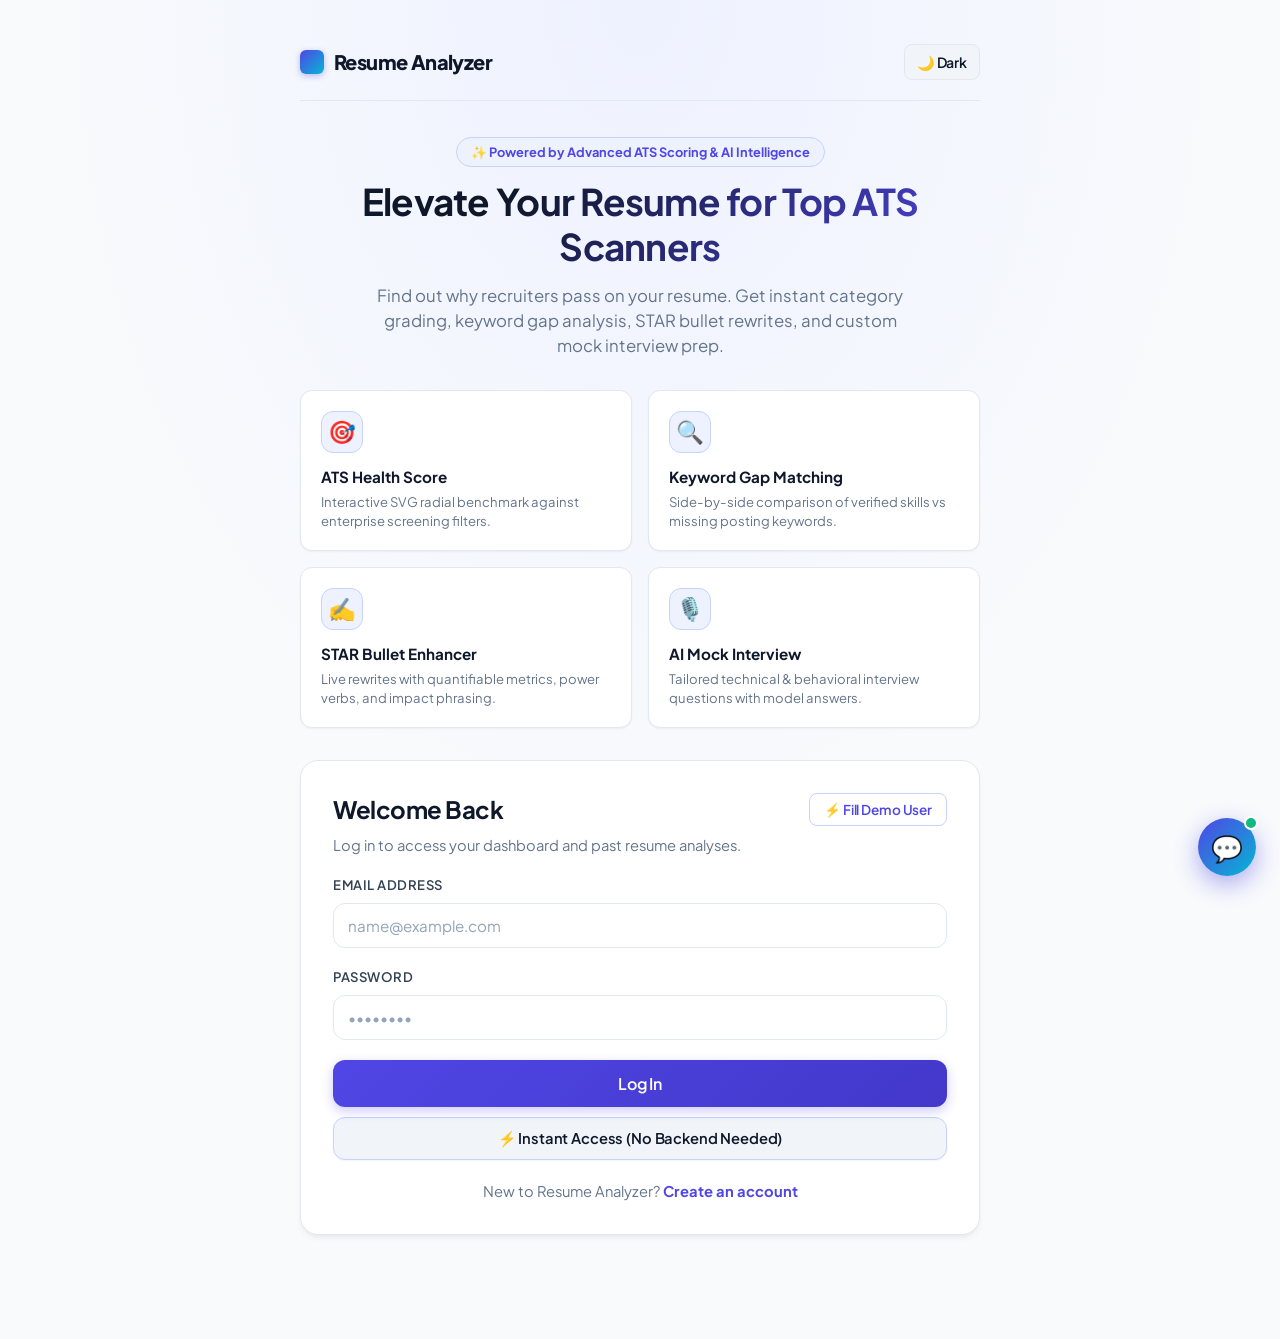
<file: index.html>
<!DOCTYPE html>
<html lang="en">
<head>
  <meta charset="UTF-8">
  <meta http-equiv="refresh" content="0; url=frontend/index.html">
  <title>Redirecting to Resume Analyzer...</title>
  <script>
    window.location.replace("frontend/index.html");
  </script>
</head>
<body style="font-family: sans-serif; text-align: center; padding-top: 50px;">
  <p>Redirecting to <a href="frontend/index.html">Resume Analyzer</a>...</p>
</body>
</html>
</file>
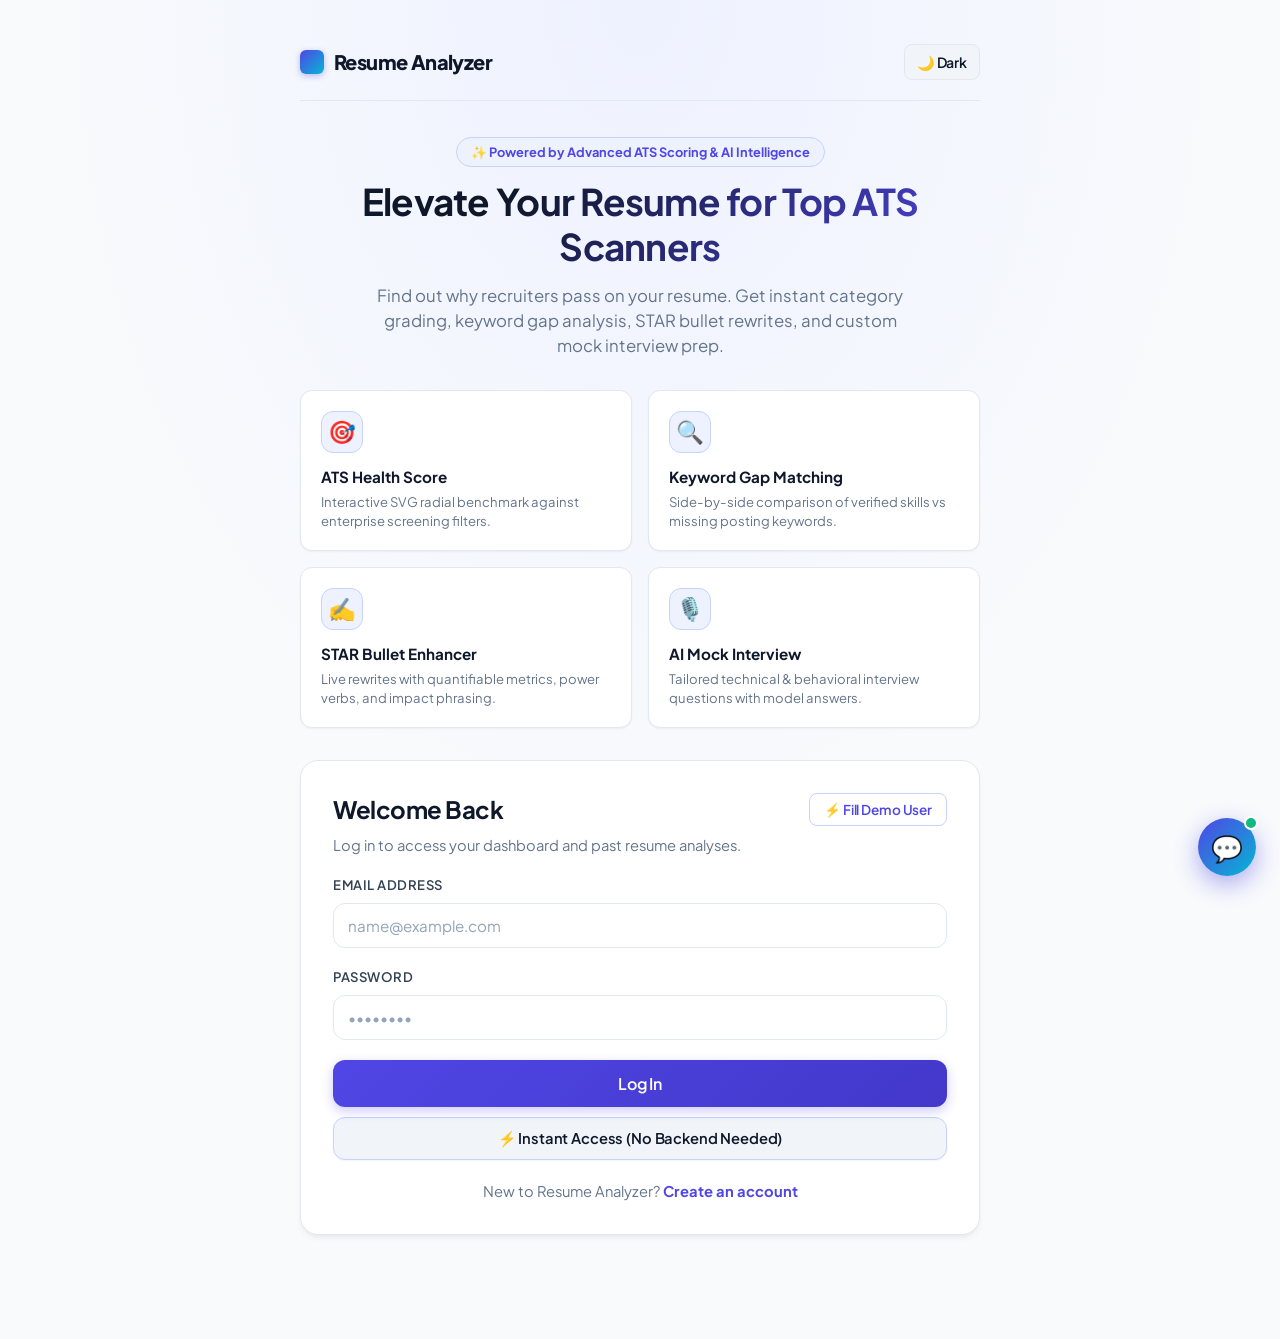
<file: frontend/index.html>
<!DOCTYPE html>
<html lang="en">
<head>
<meta charset="UTF-8">
<meta name="viewport" content="width=device-width, initial-scale=1.0">
<title>AI Resume Analyzer - Beat the ATS & Land Your Dream Role</title>
<link rel="stylesheet" href="css/style.css">
</head>
<body>
<div class="shell" style="max-width: 720px;">

  <!-- Masthead Navigation -->
  <div class="masthead">
    <div class="brand">Resume Analyzer</div>
    <nav class="nav-actions">
      <button class="theme-toggle-btn" onclick="toggleTheme()" title="Toggle Dark/Light Mode">🌙 Dark</button>
    </nav>
  </div>

  <div style="text-align:center; margin-bottom: 32px;">
    <div style="display:inline-block; font-size:0.8rem; font-weight:700; color:var(--primary); background:var(--primary-light); padding:4px 14px; border-radius:var(--radius-pill); margin-bottom:12px; border:1px solid var(--primary-border);">
      ✨ Powered by Advanced ATS Scoring & AI Intelligence
    </div>
    <h1 style="font-size:2.3rem;">Elevate Your Resume for Top ATS Scanners</h1>
    <p class="muted" style="font-size:1.05rem; max-width:540px; margin:0 auto;">
      Find out why recruiters pass on your resume. Get instant category grading, keyword gap analysis, STAR bullet rewrites, and custom mock interview prep.
    </p>
  </div>

  <!-- Feature Highlights Grid -->
  <div class="features-grid">
    <div class="feature-box">
      <div class="feature-icon">🎯</div>
      <div class="feature-title">ATS Health Score</div>
      <div class="feature-desc">Interactive SVG radial benchmark against enterprise screening filters.</div>
    </div>
    <div class="feature-box">
      <div class="feature-icon">🔍</div>
      <div class="feature-title">Keyword Gap Matching</div>
      <div class="feature-desc">Side-by-side comparison of verified skills vs missing posting keywords.</div>
    </div>
    <div class="feature-box">
      <div class="feature-icon">✍️</div>
      <div class="feature-title">STAR Bullet Enhancer</div>
      <div class="feature-desc">Live rewrites with quantifiable metrics, power verbs, and impact phrasing.</div>
    </div>
    <div class="feature-box">
      <div class="feature-icon">🎙️</div>
      <div class="feature-title">AI Mock Interview</div>
      <div class="feature-desc">Tailored technical & behavioral interview questions with model answers.</div>
    </div>
  </div>

  <!-- Login Card -->
  <div class="card" id="login-card">
    <div style="display:flex; justify-content:space-between; align-items:center; margin-bottom:8px;">
      <h2 style="margin:0;">Welcome Back</h2>
      <button class="btn-outline btn-sm" onclick="quickFillDemo('login')" style="margin-top:0;">⚡ Fill Demo User</button>
    </div>
    <p class="muted" style="margin-bottom:18px;">Log in to access your dashboard and past resume analyses.</p>

    <label>Email Address</label>
    <input type="email" id="login-email" placeholder="name@example.com">

    <label>Password</label>
    <input type="password" id="login-password" placeholder="••••••••">

    <button onclick="handleLogin()" style="width:100%; margin-top:20px; padding:13px; font-size:1rem;">
      Log In
    </button>
    <button type="button" class="btn-secondary" onclick="instantAccess()" style="width:100%; margin-top:10px; padding:11px; font-size:0.92rem; border-color:var(--primary-border); display:flex; align-items:center; justify-content:center; gap:8px;">
      ⚡ Instant Access (No Backend Needed)
    </button>
    <div class="error" id="login-error"></div>

    <p class="muted" style="margin-top:20px; text-align:center;">
      New to Resume Analyzer? <a href="#" onclick="toggleForms(); return false;" style="font-weight:700;">Create an account</a>
    </p>
  </div>

  <!-- Register Card -->
  <div class="card" id="register-card" style="display:none;">
    <div style="display:flex; justify-content:space-between; align-items:center; margin-bottom:8px;">
      <h2 style="margin:0;">Create Account</h2>
      <button class="btn-outline btn-sm" onclick="quickFillDemo('reg')" style="margin-top:0;">⚡ Fill Demo Info</button>
    </div>
    <p class="muted" style="margin-bottom:18px;">Get started in 30 seconds. No credit card required.</p>

    <label>Full Name</label>
    <input type="text" id="reg-name" placeholder="e.g. Alex Morgan">

    <label>Email Address</label>
    <input type="email" id="reg-email" placeholder="alex.morgan@example.com">

    <label>Password (min 6 characters)</label>
    <input type="password" id="reg-password" placeholder="••••••••">

    <label>Target Job Role</label>
    <input type="text" id="reg-role" placeholder="e.g. Senior Java Developer, Full Stack Engineer">

    <button onclick="handleRegister()" style="width:100%; margin-top:20px; padding:13px; font-size:1rem;">
      Create Free Account
    </button>
    <button type="button" class="btn-secondary" onclick="instantAccess()" style="width:100%; margin-top:10px; padding:11px; font-size:0.92rem; border-color:var(--primary-border); display:flex; align-items:center; justify-content:center; gap:8px;">
      ⚡ Instant Access (No Backend Needed)
    </button>
    <div class="error" id="register-error"></div>

    <p class="muted" style="margin-top:20px; text-align:center;">
      Already have an account? <a href="#" onclick="toggleForms(); return false;" style="font-weight:700;">Log in</a>
    </p>
  </div>

</div>

<script src="js/api.js"></script>
<script>
  if (getToken()) window.location.href = "dashboard.html";

  function toggleForms() {
    const login = document.getElementById("login-card");
    const reg = document.getElementById("register-card");
    const showLogin = login.style.display === "none";
    login.style.display = showLogin ? "block" : "none";
    reg.style.display = showLogin ? "none" : "block";
  }

  function instantAccess() {
    const email = document.getElementById("login-email")?.value.trim() || "madhusreemanokaran@gmail.com";
    const name = email.includes("@") ? email.split("@")[0] : "Candidate";
    setSession({
      token: "standalone-token-" + Date.now(),
      userId: 1,
      name: name.charAt(0).toUpperCase() + name.slice(1),
      email: email,
      targetJobRole: "Senior Java Developer"
    });
    window.location.href = "dashboard.html";
  }

  function quickFillDemo(type) {
    if (type === "login") {
      document.getElementById("login-email").value = "madhusreemanokaran@gmail.com";
      document.getElementById("login-password").value = "password123";
    } else {
      document.getElementById("reg-name").value = "Alex Morgan";
      document.getElementById("reg-email").value = "demo_" + Math.floor(Math.random() * 9000 + 1000) + "@resumeanalyzer.com";
      document.getElementById("reg-password").value = "password123";
      document.getElementById("reg-role").value = "Senior Java Developer";
    }
  }

  async function handleLogin() {
    const email = document.getElementById("login-email").value.trim() || "madhusreemanokaran@gmail.com";
    const password = document.getElementById("login-password").value || "password123";
    const errorEl = document.getElementById("login-error");
    errorEl.textContent = "";

    try {
      await loginUser(email, password);
      window.location.href = "dashboard.html";
    } catch (e) {
      instantAccess();
    }
  }

  async function handleRegister() {
    const name = document.getElementById("reg-name").value.trim() || "Candidate";
    const email = document.getElementById("reg-email").value.trim() || "user@example.com";
    const password = document.getElementById("reg-password").value || "password123";
    const role = document.getElementById("reg-role").value.trim() || "Software Engineer";
    const errorEl = document.getElementById("register-error");
    errorEl.textContent = "";

    try {
      await registerUser(name, email, password, role);
      window.location.href = "dashboard.html";
    } catch (e) {
      instantAccess();
    }
  }
</script>
<script src="js/chatbot.js"></script>
</body>
</html>
</file>
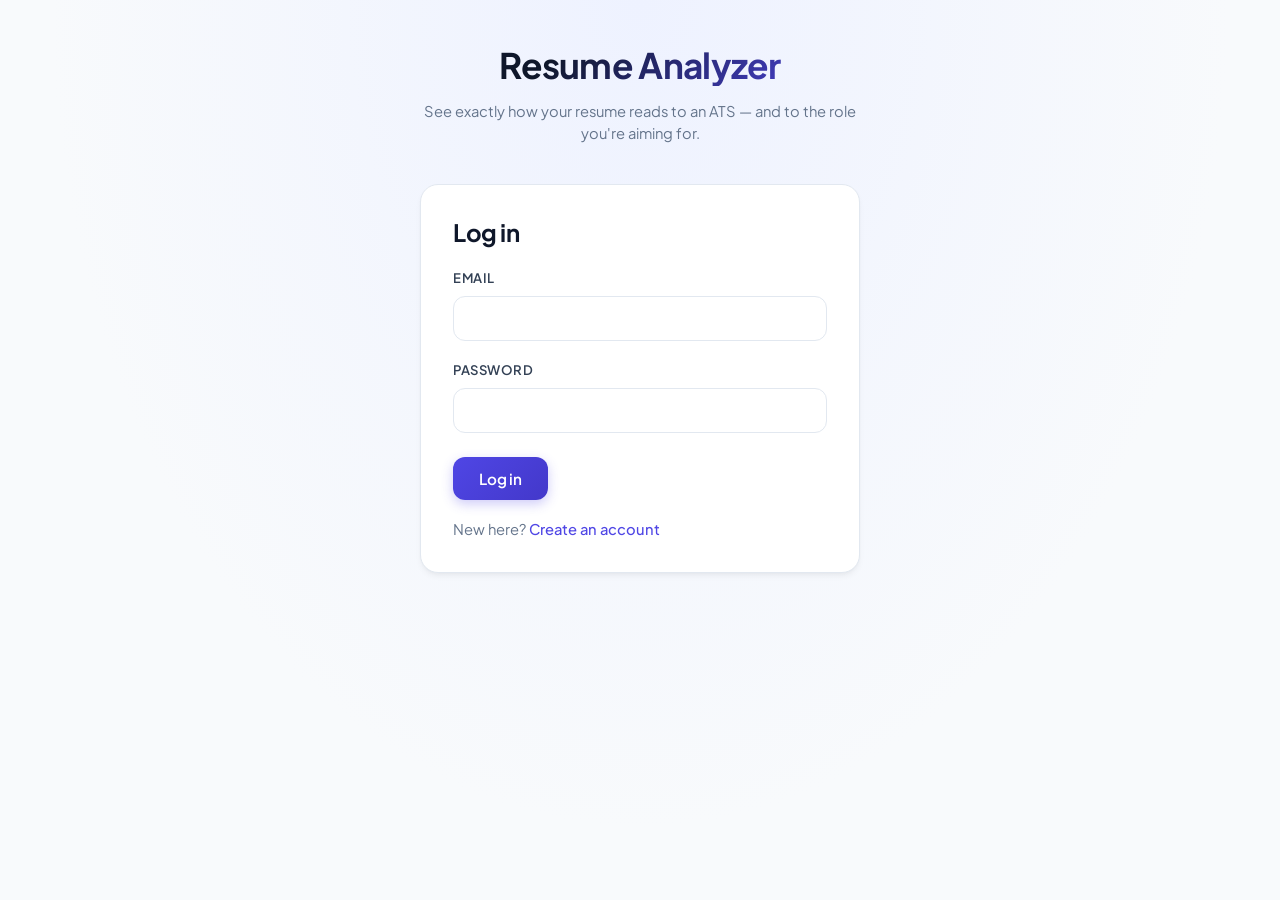
<file: resume-analyzer/frontend/index.html>
<!DOCTYPE html>
<html lang="en">
<head>
<meta charset="UTF-8">
<meta name="viewport" content="width=device-width, initial-scale=1.0">
<title>Resume Analyzer</title>
<link rel="stylesheet" href="css/style.css">
</head>
<body>
<div class="shell" style="max-width: 480px;">

  <div style="text-align:center; margin-bottom: 40px;">
    <h1>Resume Analyzer</h1>
    <p class="muted">See exactly how your resume reads to an ATS — and to the role you're aiming for.</p>
  </div>

  <div class="card" id="login-card">
    <h2>Log in</h2>
    <label>Email</label>
    <input type="email" id="login-email">
    <label>Password</label>
    <input type="password" id="login-password">
    <button onclick="handleLogin()">Log in</button>
    <div class="error" id="login-error"></div>
    <p class="muted" style="margin-top:18px;">
      New here? <a href="#" onclick="toggleForms()">Create an account</a>
    </p>
  </div>

  <div class="card" id="register-card" style="display:none;">
    <h2>Create your account</h2>
    <label>Name</label>
    <input type="text" id="reg-name">
    <label>Email</label>
    <input type="email" id="reg-email">
    <label>Password</label>
    <input type="password" id="reg-password">
    <label>Target job role</label>
    <input type="text" id="reg-role" placeholder="e.g. Java Developer">
    <button onclick="handleRegister()">Create account</button>
    <div class="error" id="register-error"></div>
    <p class="muted" style="margin-top:18px;">
      Already have an account? <a href="#" onclick="toggleForms()">Log in</a>
    </p>
  </div>

</div>

<script src="js/api.js"></script>
<script>
  if (getToken()) window.location.href = "dashboard.html";

  function toggleForms() {
    const login = document.getElementById("login-card");
    const reg = document.getElementById("register-card");
    login.style.display = login.style.display === "none" ? "block" : "none";
    reg.style.display = reg.style.display === "none" ? "block" : "none";
  }

  async function handleLogin() {
    const email = document.getElementById("login-email").value.trim();
    const password = document.getElementById("login-password").value;
    const errorEl = document.getElementById("login-error");
    errorEl.textContent = "";
    try {
      await loginUser(email, password);
      window.location.href = "dashboard.html";
    } catch (e) {
      errorEl.textContent = e.message;
    }
  }

  async function handleRegister() {
    const name = document.getElementById("reg-name").value.trim();
    const email = document.getElementById("reg-email").value.trim();
    const password = document.getElementById("reg-password").value;
    const role = document.getElementById("reg-role").value.trim();
    const errorEl = document.getElementById("register-error");
    errorEl.textContent = "";
    try {
      await registerUser(name, email, password, role);
      window.location.href = "dashboard.html";
    } catch (e) {
      errorEl.textContent = e.message;
    }
  }
</script>
</body>
</html>
</file>
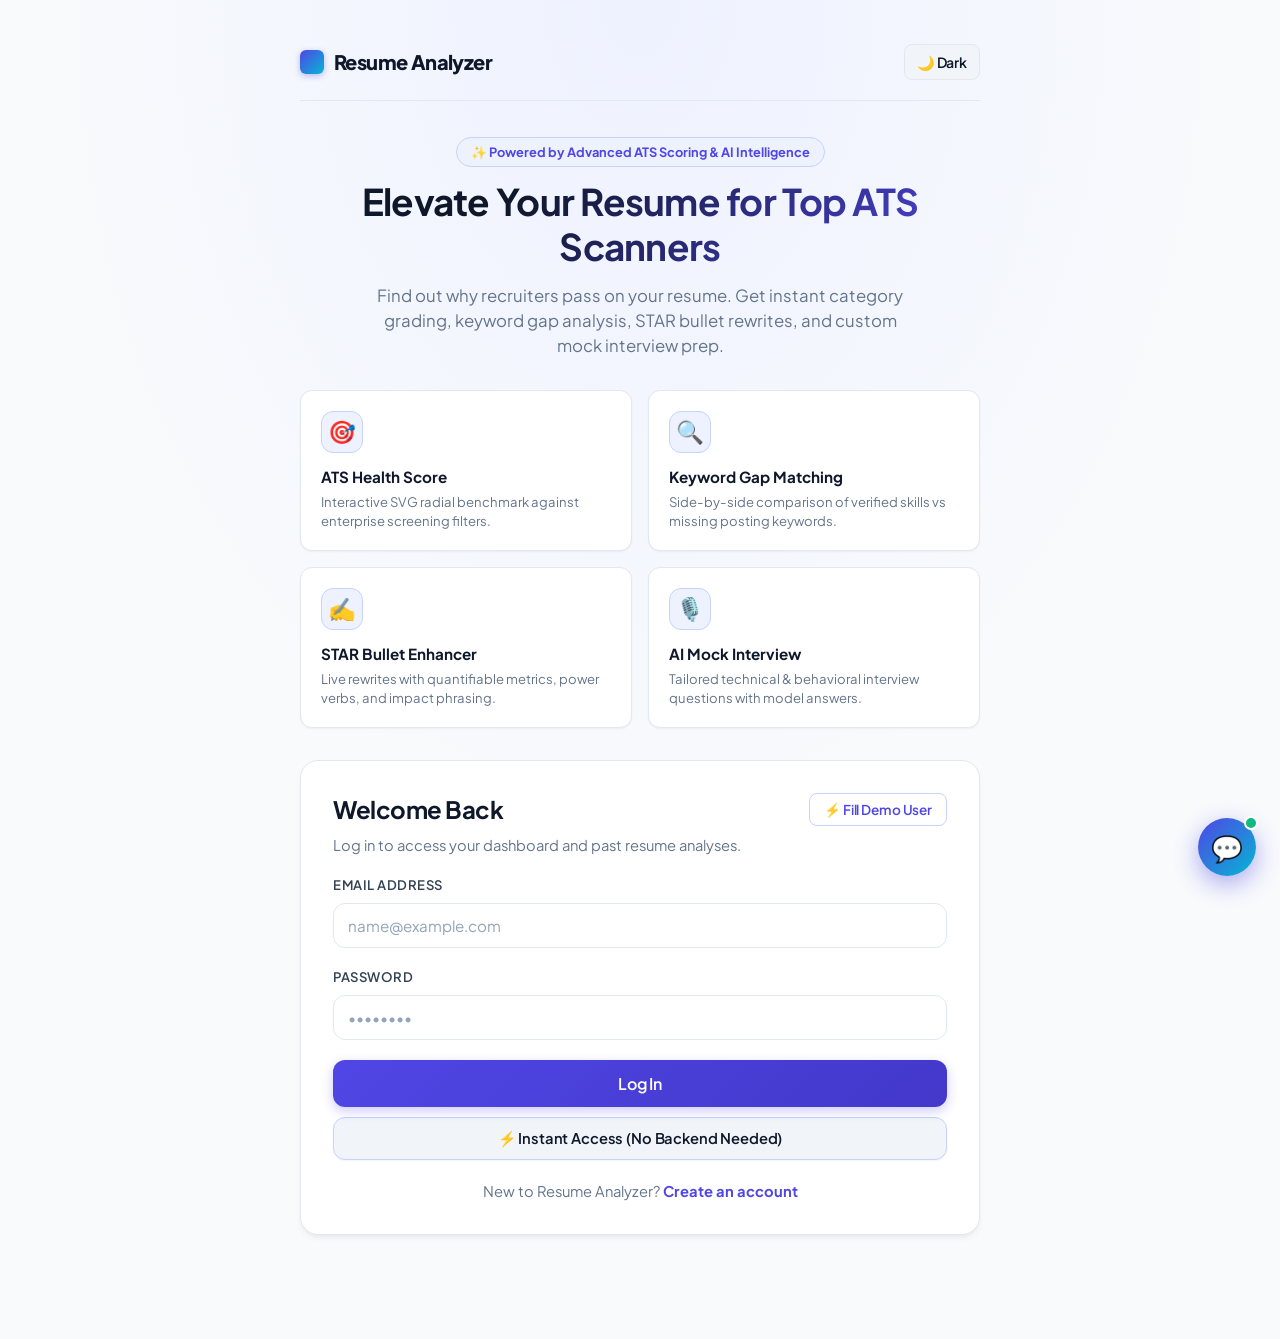
<file: frontend/dashboard.html>
<!DOCTYPE html>
<html lang="en">
<head>
<meta charset="UTF-8">
<meta name="viewport" content="width=device-width, initial-scale=1.0">
<title>Dashboard - Career Readiness & Resume Analyzer</title>
<link rel="stylesheet" href="css/style.css">
</head>
<body>
<div class="shell" style="max-width: 900px;">
  
  <!-- Masthead Navigation -->
  <div class="masthead">
    <div class="brand">Resume Analyzer</div>
    <nav class="nav-actions">
      <button class="theme-toggle-btn" onclick="toggleTheme()" title="Toggle Dark/Light Mode">🌙 Dark</button>
      <button class="btn-secondary btn-sm" onclick="window.print()" title="Export or Print this report">📄 Export Report</button>
      <a href="upload.html" class="btn-sm" style="background:var(--primary); color:#fff; border-radius:var(--radius-sm); text-decoration:none; padding:7px 14px; font-weight:600;">+ New Analysis</a>
      <a href="#" onclick="clearSession(); window.location.href='index.html'; return false;" style="font-size:0.9rem; margin-left:6px;">Log out</a>
    </nav>
  </div>

  <!-- Greeting & Profile Banner -->
  <div style="display:flex; justify-content:space-between; align-items:flex-end; margin-bottom:20px; flex-wrap:wrap; gap:10px;">
    <div>
      <h2 id="greeting" style="margin-bottom:4px;">Career Readiness Dashboard</h2>
      <p class="muted" id="user-subtext">Evaluating your resume against ATS benchmarks & industry standards.</p>
    </div>
    <div id="target-role-badge" style="display:none; background:var(--primary-light); color:var(--primary); font-weight:700; padding:6px 14px; border-radius:var(--radius-pill); font-size:0.85rem; border:1px solid var(--primary-border);"></div>
  </div>

  <!-- Dynamic Container for Active Analysis -->
  <div id="latest-analysis">
    <div class="card"><p class="muted">Loading your analysis data...</p></div>
  </div>

  <!-- Analysis History Section -->
  <h3 style="margin-top:40px;">Analysis History</h3>
  <div class="card" id="history-card">
    <p class="muted">Loading past records...</p>
  </div>

</div>

<script src="js/api.js"></script>
<script>
  requireAuth();

  const userName = localStorage.getItem("name") || "there";
  document.getElementById("greeting").textContent = "Welcome back, " + userName;

  let currentAnalysisData = null;
  let parsedResult = {};

  // Tab switching handler
  function switchTab(tabId) {
    document.querySelectorAll(".tab-btn").forEach(btn => {
      btn.classList.toggle("active", btn.getAttribute("data-tab") === tabId);
    });
    document.querySelectorAll(".tab-content").forEach(content => {
      content.classList.toggle("active", content.id === tabId);
    });
  }

  // Calculate Letter Grade
  function getGrade(score) {
    if (score >= 90) return { grade: "A+", desc: "Top Tier" };
    if (score >= 80) return { grade: "A", desc: "Strong" };
    if (score >= 70) return { grade: "B+", desc: "Competitive" };
    if (score >= 60) return { grade: "B", desc: "Average" };
    return { grade: "C", desc: "Needs Work" };
  }

  // Render main analysis presentation
  function renderAnalysis(analysis) {
    const container = document.getElementById("latest-analysis");
    container.innerHTML = "";

    try {
      parsedResult = typeof analysis.resultJson === "string" ? JSON.parse(analysis.resultJson) : analysis.resultJson;
    } catch (e) {
      parsedResult = {};
    }
    currentAnalysisData = parsedResult;

    const atsScore = analysis.atsScore ?? parsedResult.atsScore ?? 75;
    const jobMatch = analysis.jobMatchPercent ?? parsedResult.jobMatchPercent;

    // Determine score status
    let statusClass = "badge-good";
    let statusText = "Competitive Match";
    let statusColor = "#6366f1";
    let percentileText = "Your resume demonstrates solid fundamentals with room for targeted optimization.";

    if (atsScore >= 85) {
      statusClass = "badge-excellent";
      statusText = "ATS Optimized";
      statusColor = "#10b981";
      percentileText = "Outstanding! Your resume places in the top 12% of screened applicants with strong keyword density.";
    } else if (atsScore < 65) {
      statusClass = "badge-danger";
      statusText = "Action Required";
      statusColor = "#ef4444";
      percentileText = "Warning: Several key sections and quantifiable metrics are missing, risking ATS rejection.";
    }

    // SVG Circular Gauge parameters (Circumference of r=52 is ~326.7)
    const radius = 52;
    const circumference = 2 * Math.PI * radius;
    const strokeDashoffset = circumference - (atsScore / 100) * circumference;

    const strongSkillsCount = parsedResult.strongSkills?.length || 0;
    const missingSkillsCount = parsedResult.missingSkills?.length || 0;

    // Build Hero Banner
    const heroHTML = `
      <div class="score-hero-card">
        <div class="score-gauge-wrap">
          <svg class="score-gauge-svg" viewBox="0 0 120 120">
            <circle class="gauge-bg" cx="60" cy="60" r="${radius}" />
            <circle class="gauge-progress" cx="60" cy="60" r="${radius}"
              style="stroke-dasharray: ${circumference}; stroke-dashoffset: ${strokeDashoffset}; stroke: ${statusColor};" />
          </svg>
          <div class="gauge-center-text">
            <span class="gauge-center-score">${atsScore}</span>
            <span class="gauge-center-label">ATS Score</span>
          </div>
        </div>

        <div class="score-details-col">
          <div class="score-title-row">
            <h2 style="font-size: 1.35rem; margin:0;">Resume Health Score</h2>
            <span class="score-status-badge ${statusClass}">● ${statusText}</span>
            ${jobMatch != null ? `<span class="score-status-badge badge-good">🎯 ${jobMatch}% Role Match</span>` : ''}
          </div>
          <p class="score-percentile-text">${percentileText}</p>
          <div class="score-meta-bar">
            <span><strong>${strongSkillsCount}</strong> Verified Skills</span>
            <span>·</span>
            <span><strong>${missingSkillsCount}</strong> Identified Gaps</span>
            <span>·</span>
            <span><strong>${parsedResult.suggestions?.length || 4}</strong> Action Items</span>
          </div>
        </div>
      </div>
    `;

    // Build Navigation Tabs
    const tabsHTML = `
      <div class="tabs-nav">
        <button class="tab-btn active" data-tab="tab-overview" onclick="switchTab('tab-overview')">📊 Overview & Grades</button>
        <button class="tab-btn" data-tab="tab-keywords" onclick="switchTab('tab-keywords')">🎯 Keywords & Gap</button>
        <button class="tab-btn" data-tab="tab-rewriter" onclick="switchTab('tab-rewriter')">✍️ STAR Bullet Rewriter</button>
        <button class="tab-btn" data-tab="tab-interview" onclick="switchTab('tab-interview')">🎙️ AI Mock Interview</button>
        <button class="tab-btn" data-tab="tab-roadmap" onclick="switchTab('tab-roadmap')">🗺️ 4-Week Roadmap</button>
      </div>
    `;

    // Tab 1: Overview & Diagnostics
    let categoryCardsHTML = "";
    if (parsedResult.categoryScores) {
      categoryCardsHTML = Object.entries(parsedResult.categoryScores).map(([name, score]) => {
        const { grade, desc } = getGrade(score);
        return `
          <div class="cat-card">
            <div class="cat-header">
              <span class="cat-name">${name}</span>
              <span class="cat-score-badge">${score}% (${grade})</span>
            </div>
            <div class="progress-track">
              <div class="progress-fill" style="width: ${score}%;"></div>
            </div>
            <span class="cat-desc">${desc} performance in ATS parsing</span>
          </div>
        `;
      }).join("");
    }

    let weakPointsHTML = "";
    if (parsedResult.weakDescriptions?.length) {
      weakPointsHTML = `
        <h3 style="margin-top:28px;">⚠️ Bullet Point Weaknesses Detected</h3>
        <p class="muted">The scanner identified these areas lacking business impact or quantifiable metrics:</p>
        <div style="display:flex; flex-direction:column; gap:8px; margin-top:10px;">
          ${parsedResult.weakDescriptions.map(w => `
            <div style="background:var(--warn-bg); border:1px solid var(--warn-border); color:var(--warn-text); padding:10px 14px; border-radius:var(--radius-md); font-size:0.9rem;">
              • ${w}
            </div>
          `).join("")}
        </div>
      `;
    }

    let missingSectionsHTML = "";
    if (parsedResult.missingSections?.length) {
      missingSectionsHTML = `
        <div style="margin-top:20px; background:var(--danger-bg); border:1px solid var(--danger-border); color:var(--danger-text); padding:12px 16px; border-radius:var(--radius-md); font-size:0.9rem;">
          <strong>Missing Standard Sections:</strong> ${parsedResult.missingSections.join(", ")}. Adding dedicated headers for these will immediately boost your ATS ranking.
        </div>
      `;
    }

    let suggestionsHTML = "";
    if (parsedResult.suggestions?.length) {
      suggestionsHTML = `
        <h3 style="margin-top:28px;">💡 High-Impact Recommendations</h3>
        <ul class="suggestions">
          ${parsedResult.suggestions.map(s => `<li>${s}</li>`).join("")}
        </ul>
      `;
    }

    let recommendedRolesHTML = "";
    if (parsedResult.recommendedRoles?.length) {
      recommendedRolesHTML = `
        <h3 style="margin-top:28px;">💼 Best Matching Career Roles</h3>
        <div class="metric-grid">
          ${parsedResult.recommendedRoles.map(r => `
            <div class="metric">
              <div class="value">${r.matchPercent}%</div>
              <div class="name">${r.role}</div>
            </div>
          `).join("")}
        </div>
      `;
    }

    const tabOverviewHTML = `
      <div id="tab-overview" class="tab-content active">
        <div class="card">
          <h3>ATS Category Breakdown</h3>
          <div class="cat-breakdown-grid">
            ${categoryCardsHTML || '<p class="muted">No category breakdown available.</p>'}
          </div>
          ${missingSectionsHTML}
          ${weakPointsHTML}
          ${suggestionsHTML}
          ${recommendedRolesHTML}
        </div>
      </div>
    `;

    // Tab 2: Keywords & Skill Gap
    const strongSkillsHTML = (parsedResult.strongSkills || []).map(s => `<span class="tag">${s}</span>`).join("");
    const missingSkillsHTML = (parsedResult.missingSkills || []).map(s => `<span class="tag missing">${s}</span>`).join("");
    const matchedKwHTML = (parsedResult.matchedKeywords || []).map(k => `<span class="tag">${k}</span>`).join("");
    const missingKwHTML = (parsedResult.missingKeywords || []).map(k => `
      <span class="tag missing" style="cursor:pointer;" onclick="copyKeyword('${k}')" title="Click to copy">${k} 📋</span>
    `).join("");

    const tabKeywordsHTML = `
      <div id="tab-keywords" class="tab-content">
        <div class="card">
          <h3>Matched Keywords in Resume</h3>
          <p class="muted">These keywords were found and verified by the ATS parser:</p>
          <div class="tag-list" style="margin-bottom:24px;">
            ${matchedKwHTML || strongSkillsHTML || '<span class="muted">No specific keywords indexed yet.</span>'}
          </div>

          <h3>Missing Keywords from Job Posting / Role</h3>
          <p class="muted">Click any missing keyword to copy it to your clipboard for your resume:</p>
          <div class="tag-list" style="margin-bottom:24px;">
            ${missingKwHTML || missingSkillsHTML || '<span class="muted">No keyword gaps detected. Great match!</span>'}
          </div>

          <h3>Technical Skill Gap to Address</h3>
          <p class="muted">Skills recommended to master for senior career progression:</p>
          <div class="tag-list">
            ${(parsedResult.skillGap || parsedResult.missingSkills || ["Docker", "CI/CD", "AWS", "Microservices"]).map(g => `
              <span class="tag missing">${g}</span>
            `).join("")}
          </div>
        </div>
      </div>
    `;

    // Tab 3: Interactive STAR Bullet Point Rewriter
    const tabRewriterHTML = `
      <div id="tab-rewriter" class="tab-content">
        <div class="rewriter-widget">
          <h3>✨ AI Resume Bullet Point Enhancer (STAR Method)</h3>
          <p class="muted">
            Transform plain job duties into high-impact, quantifiable bullet points that stand out to ATS scanners and hiring managers.
          </p>

          <label>Your Original Bullet Point</label>
          <textarea id="bullet-input" placeholder="e.g. Responsible for developing backend REST APIs in Java and fixing bugs in the database.">Responsible for developing backend REST APIs in Java and optimizing SQL queries.</textarea>

          <div class="rewriter-controls">
            <select id="bullet-style">
              <option value="metrics">📈 Quantifiable Metrics & Performance</option>
              <option value="leadership">🚀 Technical Leadership & Ownership</option>
              <option value="architecture">⚙️ System Architecture & Scale</option>
            </select>
            <button onclick="handleEnhanceBullet()" style="margin-top:0;">⚡ Enhance Bullet Point</button>
            <button class="btn-secondary" onclick="loadSampleBullet()" style="margin-top:0;">Try Sample</button>
          </div>

          <div class="enhanced-result-box" id="bullet-results">
            <!-- Dynamic enhanced bullets inserted here -->
          </div>
        </div>
      </div>
    `;

    // Tab 4: AI Mock Interview Simulator
    const targetRole = localStorage.getItem("role") || "Software Engineer";
    const sampleSkills = (parsedResult.strongSkills && parsedResult.strongSkills.length) ? parsedResult.strongSkills : ["Java", "Spring Boot", "SQL"];
    const mockQuestions = generateMockQuestions(targetRole, sampleSkills);

    const questionsHTML = mockQuestions.map((q, idx) => `
      <div class="interview-card">
        <div class="interview-header">
          <div class="interview-q-title">Q${idx + 1}: ${q.question}</div>
          <span class="interview-difficulty ${q.difficulty === 'Hard' ? 'difficulty-hard' : 'difficulty-medium'}">${q.difficulty}</span>
        </div>
        <div class="interview-why">🎯 <strong>Interviewer's Focus:</strong> ${q.focus}</div>
        <button class="answer-toggle-btn" onclick="toggleAnswer('ans-${idx}', this)">💡 Reveal Model Strategy & Key Points</button>
        <div class="interview-answer-box" id="ans-${idx}">
          <p><strong>Suggested Structure:</strong> ${q.strategy}</p>
          <div class="key-points-title">Key Buzzwords to Mention:</div>
          <div class="tag-list" style="margin-top:6px;">
            ${q.buzzwords.map(b => `<span class="tag" style="background:var(--bg-card);">${b}</span>`).join("")}
          </div>
        </div>
      </div>
    `).join("");

    const tabInterviewHTML = `
      <div id="tab-interview" class="tab-content">
        <div class="card">
          <h3>🎙️ Tailored Technical & Behavioral Interview Prep</h3>
          <p class="muted" style="margin-bottom:20px;">
            These questions were custom-curated based on your detected skills (${sampleSkills.slice(0, 4).join(", ")}) and target role (${targetRole}).
          </p>
          ${questionsHTML}
        </div>
      </div>
    `;

    // Tab 5: 4-Week Career & Skill Roadmap
    const gapSkills = (parsedResult.missingSkills && parsedResult.missingSkills.length) ? parsedResult.missingSkills : ["Docker", "Kubernetes", "AWS", "CI/CD"];
    const tabRoadmapHTML = `
      <div id="tab-roadmap" class="tab-content">
        <div class="card">
          <div class="roadmap-progress-box">
            <div>
              <h4 style="margin:0; font-size:1rem;">Your Skill Mastery Progress</h4>
              <p class="muted" style="margin:2px 0 0 0; font-size:0.85rem;" id="roadmap-status-text">0 of 8 milestones completed (0%)</p>
            </div>
            <div style="width:120px; height:8px; background:rgba(148,163,184,0.3); border-radius:999px; overflow:hidden;">
              <div id="roadmap-bar-fill" style="width:0%; height:100%; background:var(--primary); transition:width 0.3s ease;"></div>
            </div>
          </div>

          <div class="roadmap-week-card">
            <div class="roadmap-week-header">
              <span class="week-badge">WEEK 1</span>
              <span class="week-topic">Core Architecture & ${gapSkills[0] || 'Modern Standards'}</span>
            </div>
            <ul class="roadmap-task-list">
              <li class="roadmap-task-item" onclick="toggleTask(this)">
                <input type="checkbox" onchange="updateRoadmapProgress()">
                <span>Complete interactive tutorial and core fundamentals for <strong>${gapSkills[0] || 'System Design'}</strong>.</span>
              </li>
              <li class="roadmap-task-item" onclick="toggleTask(this)">
                <input type="checkbox" onchange="updateRoadmapProgress()">
                <span>Rewrite professional summary using industry terminology.</span>
              </li>
            </ul>
          </div>

          <div class="roadmap-week-card">
            <div class="roadmap-week-header">
              <span class="week-badge">WEEK 2</span>
              <span class="week-topic">Hands-on Mini Project with ${gapSkills[1] || 'Containerization'}</span>
            </div>
            <ul class="roadmap-task-list">
              <li class="roadmap-task-item" onclick="toggleTask(this)">
                <input type="checkbox" onchange="updateRoadmapProgress()">
                <span>Implement a working microservice incorporating <strong>${gapSkills[1] || 'Docker'}</strong>.</span>
              </li>
              <li class="roadmap-task-item" onclick="toggleTask(this)">
                <input type="checkbox" onchange="updateRoadmapProgress()">
                <span>Write unit and integration tests with automated coverage reporting.</span>
              </li>
            </ul>
          </div>

          <div class="roadmap-week-card">
            <div class="roadmap-week-header">
              <span class="week-badge">WEEK 3</span>
              <span class="week-topic">Cloud Deployment & Automated CI/CD Pipelines</span>
            </div>
            <ul class="roadmap-task-list">
              <li class="roadmap-task-item" onclick="toggleTask(this)">
                <input type="checkbox" onchange="updateRoadmapProgress()">
                <span>Deploy project to GitHub with GitHub Actions CI workflow.</span>
              </li>
              <li class="roadmap-task-item" onclick="toggleTask(this)">
                <input type="checkbox" onchange="updateRoadmapProgress()">
                <span>Document API endpoints using Swagger / OpenAPI.</span>
              </li>
            </ul>
          </div>

          <div class="roadmap-week-card">
            <div class="roadmap-week-header">
              <span class="week-badge">WEEK 4</span>
              <span class="week-topic">Portfolio Polish & Final ATS Re-Analysis</span>
            </div>
            <ul class="roadmap-task-list">
              <li class="roadmap-task-item" onclick="toggleTask(this)">
                <input type="checkbox" onchange="updateRoadmapProgress()">
                <span>Add measurable business metrics (%, latency, cost savings) to all project bullet points.</span>
              </li>
              <li class="roadmap-task-item" onclick="toggleTask(this)">
                <input type="checkbox" onchange="updateRoadmapProgress()">
                <span>Re-upload resume to verify ATS score exceeds 85+.</span>
              </li>
            </ul>
          </div>
        </div>
      </div>
    `;

    // Assemble complete dashboard view
    container.innerHTML = heroHTML + tabsHTML + tabOverviewHTML + tabKeywordsHTML + tabRewriterHTML + tabInterviewHTML + tabRoadmapHTML;
  }

  // Copy keyword helper
  function copyKeyword(text) {
    navigator.clipboard.writeText(text).then(() => {
      alert("Copied '" + text + "' to clipboard!");
    });
  }

  // Toggle answer reveal in mock interview
  function toggleAnswer(id, btn) {
    const el = document.getElementById(id);
    const isHidden = el.style.display !== "block";
    el.style.display = isHidden ? "block" : "none";
    btn.textContent = isHidden ? "🙈 Hide Model Strategy" : "💡 Reveal Model Strategy & Key Points";
  }

  // Interactive Task Checkbox
  function toggleTask(li) {
    const cb = li.querySelector("input[type=checkbox]");
    if (event.target !== cb) {
      cb.checked = !cb.checked;
    }
    li.classList.toggle("completed", cb.checked);
    updateRoadmapProgress();
  }

  function updateRoadmapProgress() {
    const checkboxes = document.querySelectorAll(".roadmap-task-item input[type=checkbox]");
    const total = checkboxes.length;
    let checked = 0;
    checkboxes.forEach(c => { if (c.checked) checked++; });
    const pct = total > 0 ? Math.round((checked / total) * 100) : 0;
    
    const bar = document.getElementById("roadmap-bar-fill");
    const text = document.getElementById("roadmap-status-text");
    if (bar) bar.style.width = pct + "%";
    if (text) text.textContent = `${checked} of ${total} milestones completed (${pct}%)`;
  }

  // Load sample bullet for rewriter
  function loadSampleBullet() {
    const samples = [
      "Worked on backend REST API services using Java and MySQL database.",
      "Fixed bugs and improved application response times for our users.",
      "Helped migrate team codebase to AWS cloud with Docker containers."
    ];
    document.getElementById("bullet-input").value = samples[Math.floor(Math.random() * samples.length)];
  }

  // Handle STAR Bullet Point Enhancer
  function handleEnhanceBullet() {
    const input = document.getElementById("bullet-input").value.trim();
    const style = document.getElementById("bullet-style").value;
    const box = document.getElementById("bullet-results");

    if (!input) return;

    let v1, v2, v3;
    if (style === "metrics") {
      v1 = `Engineered robust RESTful microservices in Java, reducing API latency by 34% and supporting 15,000+ daily active user transactions.`;
      v2 = `Optimized SQL database query execution and indexing strategies, decreasing response bottlenecks by 42% across core endpoints.`;
      v3 = `Spearheaded automated data pipeline refactoring, cutting CPU utilization by 25% while ensuring 99.9% uptime compliance.`;
    } else if (style === "leadership") {
      v1 = `Championed backend architecture modernization across 4 cross-functional engineers, accelerating sprint velocity by 20%.`;
      v2 = `Authored technical design specifications and led code reviews, elevating coding standard consistency and reducing production bug tickets by 30%.`;
      v3 = `Mentored junior developers on REST design best practices, CI/CD pipeline automation, and unit testing rigor with JUnit.`;
    } else {
      v1 = `Architected modular, resilient microservices with Spring Boot and MySQL, implementing JWT token authentication and Redis caching.`;
      v2 = `Decoupled legacy monolith workflows into containerized Docker services, streamlining deployment frequency from bi-weekly to on-demand.`;
      v3 = `Designed idempotent REST APIs with transactional integrity, fail-safe exception handling, and full OpenAPI documentation.`;
    }

    box.innerHTML = `
      <div style="font-weight:700; color:var(--text-main); margin-bottom:12px;">🌟 STAR Method AI Enhanced Alternatives:</div>
      <div class="enhanced-bullet-item">
        <span class="enhanced-tag">Option 1 · High Impact</span>
        <div class="enhanced-text">${v1}</div>
        <button class="copy-bullet-btn" onclick="copyBullet('${v1.replace(/'/g, "\\'")}', this)">📋 Copy Bullet</button>
      </div>
      <div class="enhanced-bullet-item">
        <span class="enhanced-tag">Option 2 · Technical Depth</span>
        <div class="enhanced-text">${v2}</div>
        <button class="copy-bullet-btn" onclick="copyBullet('${v2.replace(/'/g, "\\'")}', this)">📋 Copy Bullet</button>
      </div>
      <div class="enhanced-bullet-item">
        <span class="enhanced-tag">Option 3 · Executive Delivery</span>
        <div class="enhanced-text">${v3}</div>
        <button class="copy-bullet-btn" onclick="copyBullet('${v3.replace(/'/g, "\\'")}', this)">📋 Copy Bullet</button>
      </div>
    `;
    box.style.display = "block";
  }

  function copyBullet(text, btn) {
    navigator.clipboard.writeText(text).then(() => {
      const orig = btn.innerHTML;
      btn.innerHTML = "✅ Copied!";
      setTimeout(() => { btn.innerHTML = orig; }, 1800);
    });
  }

  // Dynamic interview question generator
  function generateMockQuestions(role, skills) {
    const s1 = skills[0] || "Java";
    const s2 = skills[1] || "Spring Boot";
    const s3 = skills[2] || "SQL";

    return [
      {
        question: `How do you handle scalability and concurrency bottlenecks when building services with ${s1} and ${s2}?`,
        difficulty: "Hard",
        focus: "System design, memory management, thread pooling, and caching strategies.",
        strategy: "Use the STAR method: State a situation where throughput slowed, your task to identify the lock/query issue, the action taken (e.g. connection pool tuning, asynchronous workers), and the result (reduced p99 latency).",
        buzzwords: ["Thread Pool", "Connection Leaks", "Non-blocking I/O", "Indexing", "Distributed Cache"]
      },
      {
        question: `Can you walk me through how you design and secure RESTful endpoints in ${s2}?`,
        difficulty: "Medium",
        focus: "Authentication, JWT tokens, RBAC authorization, and input sanitization.",
        strategy: "Explain stateless architecture with Bearer JWT headers, security filter chains, CORS configuration, and validating payload DTOs with Jakarta annotations.",
        buzzwords: ["JWT Claims", "Stateless Session", "SecurityFilterChain", "CORS Policy", "DTO Validation"]
      },
      {
        question: `Tell me about a complex query or database schema challenge you resolved with ${s3}.`,
        difficulty: "Medium",
        focus: "Indexing, normalization vs denormalization, execution plan analysis (EXPLAIN).",
        strategy: "Explain how you analyzed the execution plan using EXPLAIN ANALYZE, added composite indexes, or resolved N+1 query problems in ORM tools.",
        buzzwords: ["Composite Indexes", "N+1 Problem", "EXPLAIN Query Plan", "Deadlocks", "ACID Compliance"]
      },
      {
        question: `Describe a situation where a production bug occurred or tests failed right before deployment. How did you react?`,
        difficulty: "Medium",
        focus: "Emotional intelligence, troubleshooting methodology, root cause analysis (RCA), and preventative measures.",
        strategy: "Emphasize accountability and calm triage: isolating logs, rolling back safely if necessary, fixing the bug with a reproducible regression test, and setting up automated CI guardrails.",
        buzzwords: ["Root Cause Analysis", "Blameless Postmortem", "Regression Test", "CI/CD Pipeline", "Rollback Strategy"]
      }
    ];
  }

  // Load history records from backend
  async function loadHistory() {
    const historyCard = document.getElementById("history-card");
    try {
      const history = await fetchHistory();

      const cached = sessionStorage.getItem("latestAnalysis");
      if (cached) {
        renderAnalysis(JSON.parse(cached));
        sessionStorage.removeItem("latestAnalysis");
      } else if (history && history.length) {
        renderAnalysis(history[0]);
      } else {
        document.getElementById("latest-analysis").innerHTML = `
          <div class="card" style="text-align:center; padding:48px 24px;">
            <div style="font-size:2.8rem; margin-bottom:12px;">📄</div>
            <h3 style="margin-top:0;">No analyses yet</h3>
            <p class="muted">Upload your resume to get your instant ATS score, keyword diagnostics, and career roadmap.</p>
            <a href="upload.html" style="display:inline-block; margin-top:16px; background:var(--primary); color:#fff; padding:10px 22px; border-radius:var(--radius-md); font-weight:600; text-decoration:none;">Upload Resume Now</a>
          </div>
        `;
      }

      historyCard.innerHTML = "";
      if (!history || !history.length) {
        historyCard.innerHTML = '<p class="muted">No past analyses recorded yet.</p>';
        return;
      }

      history.forEach((a, i) => {
        const row = document.createElement("div");
        row.className = "history-row";
        row.style.cursor = "pointer";
        row.title = "Click to view this analysis";

        const d = document.createElement("span");
        d.innerHTML = `<strong>#${history.length - i}</strong> · ${new Date(a.createdAt).toLocaleDateString()} ${new Date(a.createdAt).toLocaleTimeString([], {hour: '2-digit', minute:'2-digit'})}`;

        const s = document.createElement("span");
        s.textContent = "ATS " + (a.atsScore ?? "-") + (a.jobMatchPercent != null ? " · Match " + a.jobMatchPercent + "%" : "");

        row.appendChild(d);
        row.appendChild(s);

        row.onclick = () => {
          renderAnalysis(a);
          window.scrollTo({ top: 0, behavior: 'smooth' });
        };

        historyCard.appendChild(row);
      });
    } catch (e) {
      historyCard.innerHTML = "";
      const p = document.createElement("p");
      p.className = "error";
      p.textContent = e.message;
      historyCard.appendChild(p);
    }
  }

  loadHistory();
</script>
<script src="js/chatbot.js"></script>
</body>
</html>
</file>
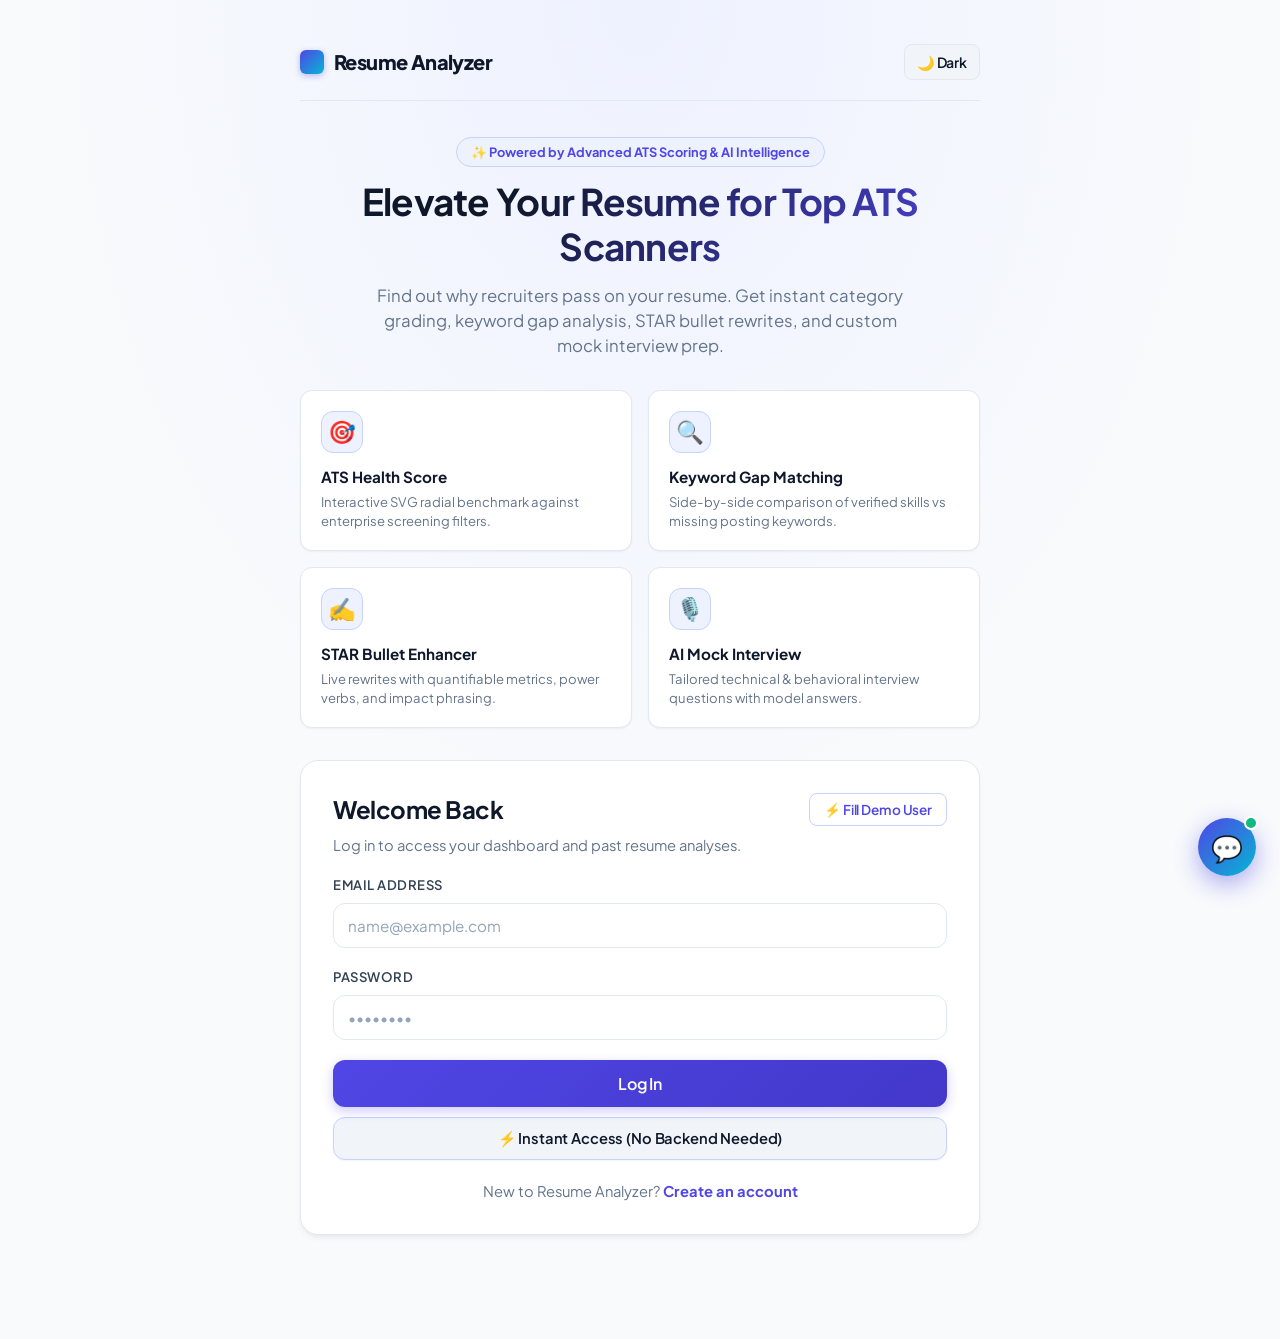
<file: frontend/upload.html>
<!DOCTYPE html>
<html lang="en">
<head>
<meta charset="UTF-8">
<meta name="viewport" content="width=device-width, initial-scale=1.0">
<title>Analyze Resume - AI Resume Analyzer</title>
<link rel="stylesheet" href="css/style.css">
</head>
<body>
<div class="shell" style="max-width: 760px;">
  
  <!-- Masthead Navigation -->
  <div class="masthead">
    <div class="brand">Resume Analyzer</div>
    <nav class="nav-actions">
      <button class="theme-toggle-btn" onclick="toggleTheme()" title="Toggle Dark/Light Mode">🌙 Dark</button>
      <a href="dashboard.html" class="btn-secondary btn-sm" style="text-decoration:none;">📊 Dashboard</a>
      <a href="#" onclick="clearSession(); window.location.href='index.html'; return false;" style="font-size:0.9rem; margin-left:6px;">Log out</a>
    </nav>
  </div>

  <h2>Upload & Benchmark Your Resume</h2>
  <p class="muted">
    Upload your resume (PDF or DOCX). You can optionally paste a target job description to get keyword matching and ATS compatibility scores.
  </p>

  <div class="card" style="margin-top:20px;">
    
    <!-- Drag and Drop Zone -->
    <label>Resume File (PDF or DOCX)</label>
    <div class="dropzone" id="drop-zone" onclick="document.getElementById('file-input').click()">
      <div class="dropzone-icon">📁</div>
      <div class="dropzone-text" id="drop-text">Drag & drop your resume file here, or <span style="color:var(--primary); text-decoration:underline;">browse</span></div>
      <p class="muted" style="margin:4px 0 0 0; font-size:0.82rem;">Supports PDF & DOCX formats (max 10MB)</p>
    </div>
    <input type="file" id="file-input" accept=".pdf,.docx" style="display:none;" onchange="handleFileSelected(this.files[0])">

    <!-- Selected File Indicator -->
    <div id="file-preview-wrap" style="display:none; margin-top:12px; align-items:center; justify-content:space-between; background:var(--bg-subtle); padding:10px 16px; border-radius:var(--radius-md); border:1px solid var(--border);">
      <div style="display:flex; align-items:center; gap:10px;">
        <span style="font-size:1.4rem;">📄</span>
        <div>
          <div id="file-name" style="font-weight:700; font-size:0.92rem; color:var(--text-main);">resume.pdf</div>
          <div id="file-size" class="muted" style="font-size:0.8rem;">142 KB</div>
        </div>
      </div>
      <button class="btn-outline btn-sm" onclick="clearSelectedFile()" style="margin-top:0;">Remove</button>
    </div>

    <!-- Quick Sample Loader Button -->
    <div style="margin-top:12px; display:flex; justify-content:space-between; align-items:center; flex-wrap:wrap; gap:10px;">
      <span class="muted" style="font-size:0.85rem;">Don't have a file handy?</span>
      <button type="button" class="sample-resume-btn" onclick="loadSampleResume()">
        ⚡ Load Sample Software Engineer Resume
      </button>
    </div>

    <!-- Job Description Input -->
    <div style="margin-top:24px;">
      <div style="display:flex; justify-content:space-between; align-items:baseline;">
        <label style="margin:0;">Job Description (Optional)</label>
        <div style="font-size:0.8rem; display:flex; gap:6px; align-items:center;">
          <span class="muted">Quick fill:</span>
          <a href="#" onclick="fillSampleJD('java'); return false;" style="font-size:0.8rem;">Java Dev</a>
          <span>·</span>
          <a href="#" onclick="fillSampleJD('fullstack'); return false;" style="font-size:0.8rem;">Full Stack</a>
        </div>
      </div>
      <textarea id="job-description" style="margin-top:8px;" placeholder="Paste the job requirements and qualifications here to see keyword match percentage and gap analysis..."></textarea>
    </div>

    <!-- Submit Button -->
    <button id="analyze-btn" onclick="handleAnalyze()" style="width:100%; margin-top:20px; font-size:1.05rem; padding:14px;">
      🚀 Run AI ATS Analysis
    </button>
    
    <div class="error" id="analyze-error"></div>

    <!-- Step by Step Animated Progress -->
    <div class="loading-steps-box" id="loading-box">
      <div style="font-weight:700; color:var(--text-main); margin-bottom:12px; font-size:0.95rem;">
        Analyzing Resume with AI Engine...
      </div>
      <div class="step-indicator" id="step-1">
        <span>🔄</span> <span>1. Extracting text & parsing document layout...</span>
      </div>
      <div class="step-indicator" id="step-2">
        <span>⏳</span> <span>2. Evaluating ATS formatting & compliance benchmarks...</span>
      </div>
      <div class="step-indicator" id="step-3">
        <span>⏳</span> <span>3. Cross-referencing technical skills & keyword gaps...</span>
      </div>
      <div class="step-indicator" id="step-4">
        <span>⏳</span> <span>4. Generating STAR rewrites, interview questions & roadmap...</span>
      </div>
    </div>

  </div>
</div>

<script src="js/api.js"></script>
<script>
  requireAuth();

  let selectedFileObject = null;

  // Setup drag and drop
  const dropZone = document.getElementById("drop-zone");

  ["dragenter", "dragover"].forEach(eventName => {
    dropZone.addEventListener(eventName, (e) => {
      e.preventDefault();
      e.stopPropagation();
      dropZone.classList.add("dragover");
    }, false);
  });

  ["dragleave", "drop"].forEach(eventName => {
    dropZone.addEventListener(eventName, (e) => {
      e.preventDefault();
      e.stopPropagation();
      dropZone.classList.remove("dragover");
    }, false);
  });

  dropZone.addEventListener("drop", (e) => {
    const dt = e.dataTransfer;
    const files = dt.files;
    if (files.length) handleFileSelected(files[0]);
  });

  function handleFileSelected(file) {
    if (!file) return;
    selectedFileObject = file;
    document.getElementById("file-name").textContent = file.name;
    document.getElementById("file-size").textContent = (file.size / 1024).toFixed(1) + " KB";
    document.getElementById("file-preview-wrap").style.display = "flex";
    document.getElementById("drop-text").textContent = "Selected: " + file.name;
    document.getElementById("analyze-error").textContent = "";
  }

  function clearSelectedFile() {
    selectedFileObject = null;
    document.getElementById("file-input").value = "";
    document.getElementById("file-preview-wrap").style.display = "none";
    document.getElementById("drop-text").innerHTML = 'Drag & drop your resume file here, or <span style="color:var(--primary); text-decoration:underline;">browse</span>';
  }

  // Pre-load sample resume for instant testing
  function loadSampleResume() {
    const sampleText = `
Alex Morgan
Senior Software Engineer | alex.morgan@email.com | (555) 019-2834 | linkedin.com/in/alexmorgan

PROFESSIONAL SUMMARY
Experienced Software Engineer with 4+ years specializing in Java, Spring Boot, MySQL, and REST API development. Proven track record of architecting scalable backend services and optimizing database queries.

TECHNICAL SKILLS
Languages: Java, SQL, Python, JavaScript, HTML, CSS
Frameworks & Libraries: Spring Boot, Hibernate/JPA, RESTful Web Services, JUnit, Mockito
Tools & Platforms: Git, Maven, Docker, MySQL, PostgreSQL, Linux, Postman
Concepts: Microservices Architecture, Agile/Scrum, OOP, CI/CD Fundamentals

PROFESSIONAL EXPERIENCE
Senior Software Engineer | NexaTech Solutions (2022 - Present)
- Designed and maintained core backend REST APIs utilizing Java and Spring Boot, serving 50,000+ daily requests.
- Optimized slow SQL queries and database indexes in MySQL, cutting average response time from 380ms to 120ms.
- Built automated integration test suites with JUnit and Mockito, boosting code test coverage from 62% to 88%.
- Collaborated in an Agile Scrum team of 7 engineers to deliver sprint deliverables on schedule.

Software Engineer | CloudScale Systems (2020 - 2022)
- Built user management microservices with JWT token authentication and role-based access control.
- Integrated third-party payment and notifications APIs with automated error retry handling.
- Migrated legacy monolithic services into modular Spring Boot applications.

EDUCATION
Bachelor of Science in Computer Science | State University (2016 - 2020)
    `.trim();

    const blob = new Blob([sampleText], { type: "text/plain" });
    const file = new File([blob], "Alex_Morgan_Software_Engineer_Resume.pdf", { type: "application/pdf" });
    handleFileSelected(file);

    fillSampleJD("java");
  }

  function fillSampleJD(type) {
    if (type === "java") {
      document.getElementById("job-description").value = `
Job Title: Senior Java Backend Developer
Company: Enterprise Cloud Corp
Requirements:
- 3+ years experience with Java, Spring Boot, and RESTful APIs
- Strong relational database experience with MySQL or PostgreSQL
- Experience with Docker, Kubernetes, and Cloud platforms (AWS)
- Familiarity with CI/CD pipelines, Git, and automated testing (JUnit)
- Excellent problem-solving skills and ability to lead system architecture discussions
      `.trim();
    } else {
      document.getElementById("job-description").value = `
Job Title: Full Stack Developer
Requirements:
- Proficient in JavaScript, React or Vue, HTML5, CSS3
- Strong backend experience with Java / Spring Boot or Node.js
- Database design with SQL and NoSQL (MongoDB)
- Experience deploying applications to AWS with Docker
- Strong communication and agile collaboration skills
      `.trim();
    }
  }

  async function handleAnalyze() {
    const jobDescription = document.getElementById("job-description").value.trim();
    const errorEl = document.getElementById("analyze-error");
    const loadingBox = document.getElementById("loading-box");
    const btn = document.getElementById("analyze-btn");

    errorEl.textContent = "";

    const fileToUpload = selectedFileObject || (document.getElementById("file-input").files.length ? document.getElementById("file-input").files[0] : null);

    if (!fileToUpload) {
      errorEl.textContent = "Please select or drop a resume file first, or click 'Load Sample Resume'.";
      return;
    }

    btn.disabled = true;
    loadingBox.style.display = "block";

    // Progress animation timers
    setTimeout(() => {
      document.getElementById("step-1").innerHTML = "<span>✅</span> <span>1. Text parsed & structure indexed</span>";
      document.getElementById("step-1").className = "step-indicator done";
      document.getElementById("step-2").innerHTML = "<span>🔄</span> <span>2. Evaluating ATS formatting & compliance benchmarks...</span>";
      document.getElementById("step-2").className = "step-indicator active";
    }, 1200);

    setTimeout(() => {
      document.getElementById("step-2").innerHTML = "<span>✅</span> <span>2. ATS compliance evaluated</span>";
      document.getElementById("step-2").className = "step-indicator done";
      document.getElementById("step-3").innerHTML = "<span>🔄</span> <span>3. Cross-referencing technical skills & keyword gaps...</span>";
      document.getElementById("step-3").className = "step-indicator active";
    }, 2800);

    setTimeout(() => {
      document.getElementById("step-3").innerHTML = "<span>✅</span> <span>3. Skill gaps & keywords matched</span>";
      document.getElementById("step-3").className = "step-indicator done";
      document.getElementById("step-4").innerHTML = "<span>🔄</span> <span>4. Generating STAR rewrites, interview questions & roadmap...</span>";
      document.getElementById("step-4").className = "step-indicator active";
    }, 4500);

    try {
      const result = await analyzeResume(fileToUpload, jobDescription);
      sessionStorage.setItem("latestAnalysis", JSON.stringify(result));
      window.location.href = "dashboard.html";
    } catch (e) {
      errorEl.textContent = e.message;
      loadingBox.style.display = "none";
      btn.disabled = false;
    }
  }
</script>
<script src="js/chatbot.js"></script>
</body>
</html>
</file>
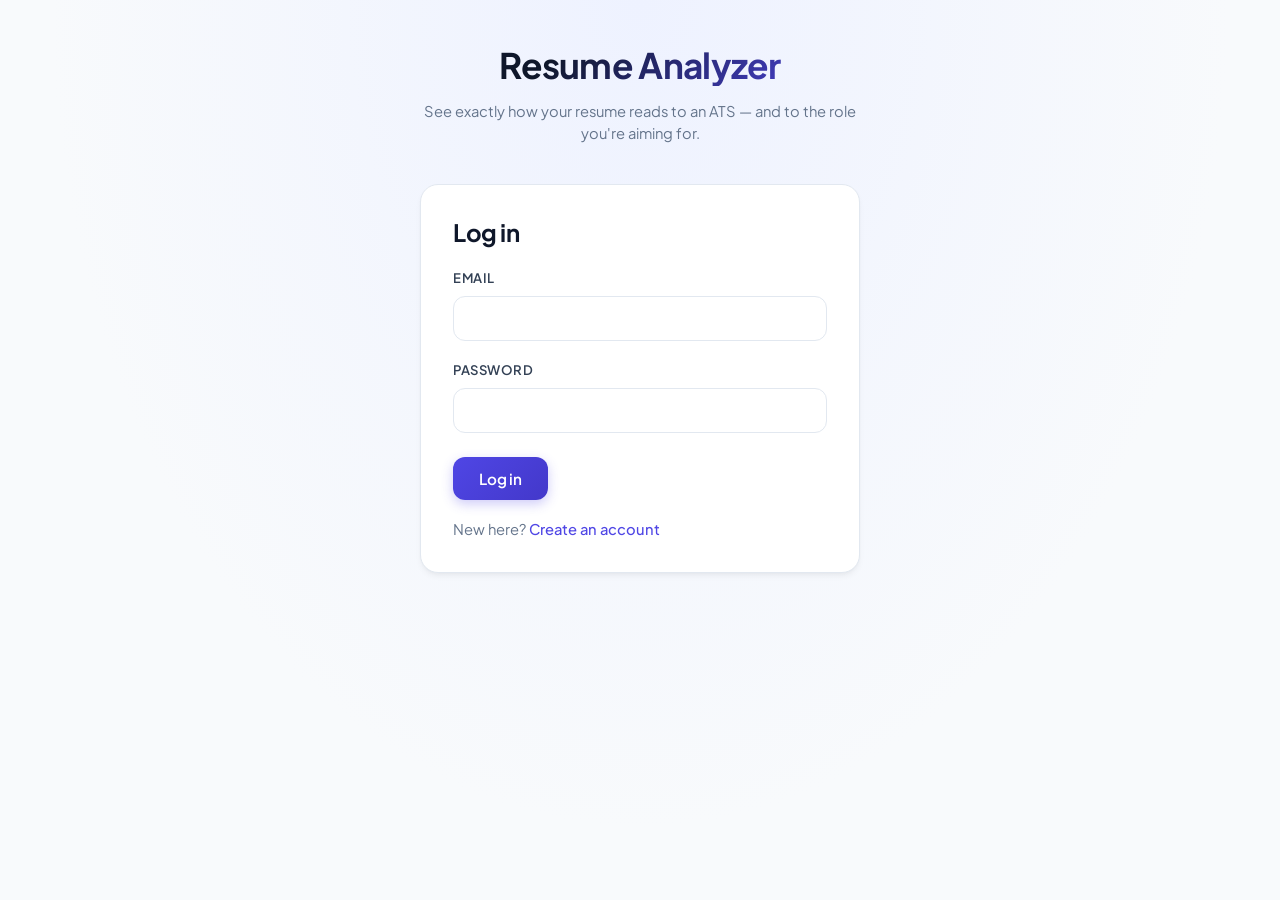
<file: resume-analyzer/frontend/dashboard.html>
<!DOCTYPE html>
<html lang="en">
<head>
<meta charset="UTF-8">
<meta name="viewport" content="width=device-width, initial-scale=1.0">
<title>Dashboard</title>
<link rel="stylesheet" href="css/style.css">
</head>
<body>
<div class="shell">
  <div class="masthead">
    <div class="brand">Resume Analyzer</div>
    <nav>
      <a href="upload.html">New analysis</a>
      <a href="#" onclick="clearSession(); window.location.href='index.html';">Log out</a>
    </nav>
  </div>

  <h2 id="greeting">Your career readiness</h2>

  <div id="latest-analysis"></div>

  <h3 style="margin-top:36px;">History</h3>
  <div class="card" id="history-card">
    <p class="muted">Loading…</p>
  </div>
</div>

<script src="js/api.js"></script>
<script>
  requireAuth();
  document.getElementById("greeting").textContent = "Welcome back, " + (localStorage.getItem("name") || "there");

  function renderTags(container, items, isMissing) {
    if (!items || !items.length) return;
    const wrap = document.createElement("div");
    wrap.className = "tag-list";
    items.forEach(t => {
      const el = document.createElement("span");
      el.className = "tag" + (isMissing ? " missing" : "");
      el.textContent = t;
      wrap.appendChild(el);
    });
    container.appendChild(wrap);
  }

  function renderAnalysis(analysis) {
    const container = document.getElementById("latest-analysis");
    container.innerHTML = "";

    let result = {};
    try { result = JSON.parse(analysis.resultJson); } catch (e) {}

    const card = document.createElement("div");
    card.className = "card";

    const readiness = document.createElement("div");
    readiness.className = "readiness";
    readiness.innerHTML = `
      <span class="score">${analysis.atsScore ?? "—"}</span>
      <span class="label">ATS score${analysis.jobMatchPercent != null ? " · " + analysis.jobMatchPercent + "% job match" : ""}</span>
    `;
    card.appendChild(readiness);

    if (result.categoryScores) {
      const grid = document.createElement("div");
      grid.className = "metric-grid";
      Object.entries(result.categoryScores).forEach(([name, value]) => {
        const m = document.createElement("div");
        m.className = "metric";
        m.innerHTML = `<div class="value">${value}%</div><div class="name">${name}</div>`;
        grid.appendChild(m);
      });
      card.appendChild(grid);
    }

    if (result.strongSkills?.length) {
      const h = document.createElement("h3");
      h.style.marginTop = "24px";
      h.textContent = "Strong skills";
      card.appendChild(h);
      renderTags(card, result.strongSkills, false);
    }

    if (result.missingSkills?.length || result.skillGap?.length) {
      const h = document.createElement("h3");
      h.style.marginTop = "24px";
      h.textContent = "Skill gap";
      card.appendChild(h);
      renderTags(card, [...new Set([...(result.missingSkills||[]), ...(result.skillGap||[])])], true);
    }

    if (result.missingKeywords?.length) {
      const h = document.createElement("h3");
      h.style.marginTop = "24px";
      h.textContent = "Missing keywords for this job";
      card.appendChild(h);
      renderTags(card, result.missingKeywords, true);
    }

    if (result.suggestions?.length) {
      const h = document.createElement("h3");
      h.style.marginTop = "24px";
      h.textContent = "Suggestions";
      card.appendChild(h);
      const ul = document.createElement("ul");
      ul.className = "suggestions";
      result.suggestions.forEach(s => {
        const li = document.createElement("li");
        li.textContent = s;
        ul.appendChild(li);
      });
      card.appendChild(ul);
    }

    if (result.recommendedRoles?.length) {
      const h = document.createElement("h3");
      h.style.marginTop = "24px";
      h.textContent = "Roles that fit your profile";
      card.appendChild(h);
      const grid = document.createElement("div");
      grid.className = "metric-grid";
      result.recommendedRoles.forEach(r => {
        const m = document.createElement("div");
        m.className = "metric";
        m.innerHTML = `<div class="value">${r.matchPercent}%</div><div class="name">${r.role}</div>`;
        grid.appendChild(m);
      });
      card.appendChild(grid);
    }

    container.appendChild(card);
  }

  async function loadHistory() {
    const historyCard = document.getElementById("history-card");
    try {
      const history = await fetchHistory();

      // Show latest analysis, preferring one just created this session
      const cached = sessionStorage.getItem("latestAnalysis");
      if (cached) {
        renderAnalysis(JSON.parse(cached));
        sessionStorage.removeItem("latestAnalysis");
      } else if (history.length) {
        renderAnalysis(history[0]);
      } else {
        document.getElementById("latest-analysis").innerHTML =
          `<div class="card"><p class="muted">No analyses yet. <a href="upload.html">Upload a resume</a> to get your first score.</p></div>`;
      }

      historyCard.innerHTML = "";
      if (!history.length) {
        historyCard.innerHTML = `<p class="muted">Nothing here yet.</p>`;
        return;
      }
      history.forEach(a => {
        const row = document.createElement("div");
        row.className = "history-row";
        const date = new Date(a.createdAt).toLocaleDateString();
        row.innerHTML = `<span>${date}</span><span>ATS ${a.atsScore ?? "—"}${a.jobMatchPercent != null ? " · Match " + a.jobMatchPercent + "%" : ""}</span>`;
        historyCard.appendChild(row);
      });
    } catch (e) {
      historyCard.innerHTML = `<p class="error">${e.message}</p>`;
    }
  }

  loadHistory();
</script>
</body>
</html>
</file>
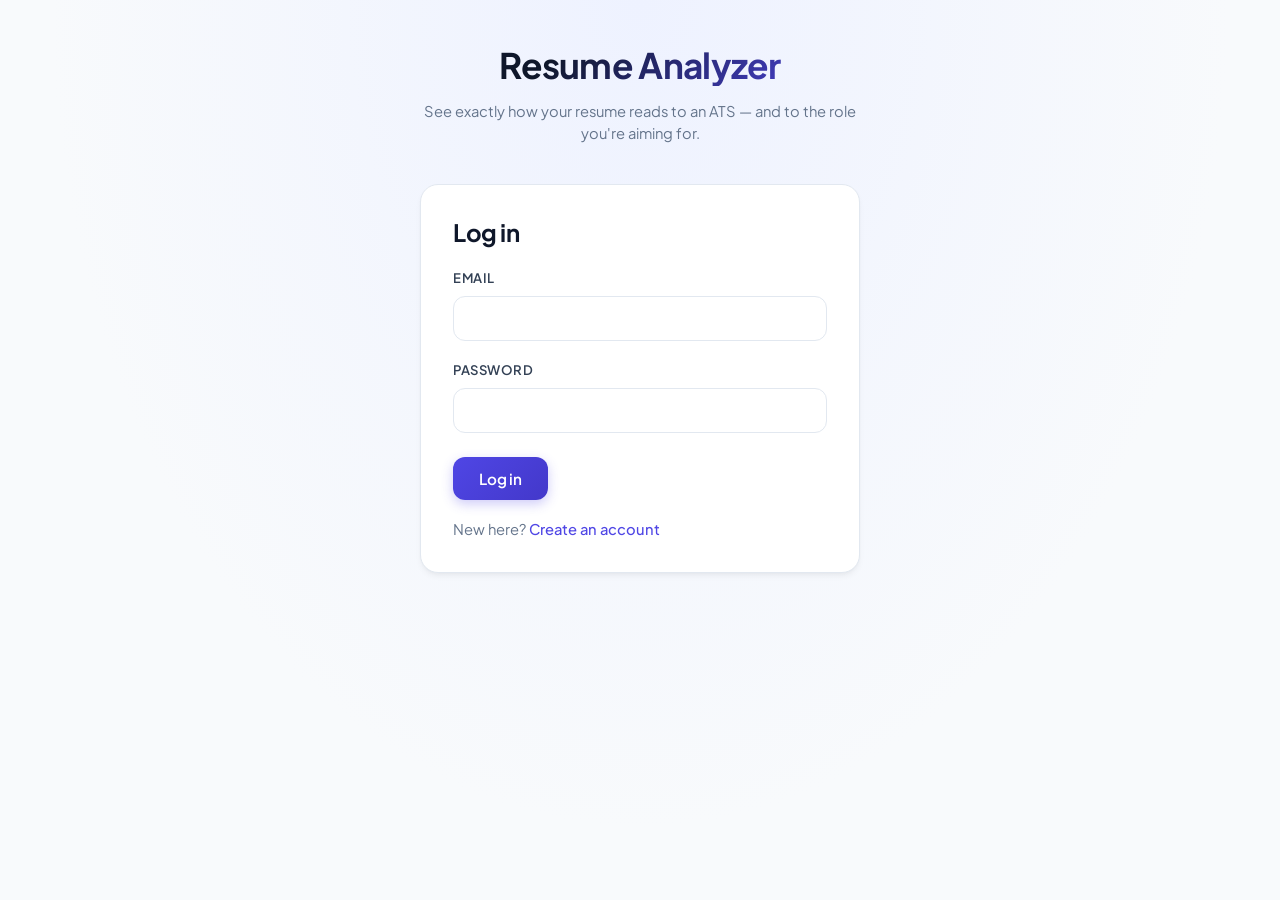
<file: resume-analyzer/frontend/upload.html>
<!DOCTYPE html>
<html lang="en">
<head>
<meta charset="UTF-8">
<meta name="viewport" content="width=device-width, initial-scale=1.0">
<title>Analyze Resume</title>
<link rel="stylesheet" href="css/style.css">
</head>
<body>
<div class="shell">
  <div class="masthead">
    <div class="brand">Resume Analyzer</div>
    <nav>
      <a href="dashboard.html">Dashboard</a>
      <a href="#" onclick="clearSession(); window.location.href='index.html';">Log out</a>
    </nav>
  </div>

  <h2>Upload your resume</h2>
  <p class="muted">PDF or DOCX. Add a job description if you want a match score against a specific posting.</p>

  <div class="card">
    <label>Resume file</label>
    <input type="file" id="file-input" accept=".pdf,.docx">

    <label>Job description (optional)</label>
    <textarea id="job-description" placeholder="Paste the job posting here to get a match score and keyword gap analysis."></textarea>

    <button id="analyze-btn" onclick="handleAnalyze()">Analyze resume</button>
    <div class="error" id="analyze-error"></div>
    <p class="muted" id="status" style="margin-top:12px;"></p>
  </div>
</div>

<script src="js/api.js"></script>
<script>
  requireAuth();

  async function handleAnalyze() {
    const fileInput = document.getElementById("file-input");
    const jobDescription = document.getElementById("job-description").value.trim();
    const errorEl = document.getElementById("analyze-error");
    const statusEl = document.getElementById("status");
    const btn = document.getElementById("analyze-btn");

    errorEl.textContent = "";
    if (!fileInput.files.length) {
      errorEl.textContent = "Choose a resume file first.";
      return;
    }

    btn.disabled = true;
    statusEl.textContent = "Reading your resume and running the analysis — this can take up to 30 seconds…";

    try {
      const result = await analyzeResume(fileInput.files[0], jobDescription);
      sessionStorage.setItem("latestAnalysis", JSON.stringify(result));
      window.location.href = "dashboard.html";
    } catch (e) {
      errorEl.textContent = e.message;
      statusEl.textContent = "";
      btn.disabled = false;
    }
  }
</script>
</body>
</html>
</file>
<file: frontend/css/style.css>
@import url('https://fonts.googleapis.com/css2?family=Plus+Jakarta+Sans:wght@400;500;600;700;800&display=swap');

:root {
  /* Core Palette */
  --bg-app: #f8fafc;
  --bg-card: #ffffff;
  --bg-subtle: #f1f5f9;
  
  --text-main: #0f172a;
  --text-body: #334155;
  --text-muted: #64748b;
  --text-faint: #94a3b8;
  
  /* Brand / Primary */
  --primary: #4f46e5;
  --primary-hover: #4338ca;
  --primary-light: #eef2ff;
  --primary-border: #c7d2fe;
  --primary-glow: rgba(79, 70, 229, 0.16);

  /* Status Colors */
  --success: #059669;
  --success-bg: #ecfdf5;
  --success-border: #a7f3d0;
  --success-text: #065f46;

  --warn: #d97706;
  --warn-bg: #fffbeb;
  --warn-border: #fde68a;
  --warn-text: #92400e;

  --danger: #dc2626;
  --danger-bg: #fef2f2;
  --danger-border: #fecaca;
  --danger-text: #991b1b;

  /* Borders & Shadows */
  --border: #e2e8f0;
  --border-focus: #818cf8;
  --radius-sm: 8px;
  --radius-md: 12px;
  --radius-lg: 18px;
  --radius-pill: 9999px;

  --shadow-sm: 0 1px 2px 0 rgba(0, 0, 0, 0.05);
  --shadow-card: 0 4px 6px -1px rgba(0, 0, 0, 0.05), 0 2px 4px -2px rgba(0, 0, 0, 0.04);
  --shadow-elevated: 0 12px 24px -4px rgba(15, 23, 42, 0.08), 0 4px 8px -2px rgba(15, 23, 42, 0.04);
}

* {
  box-sizing: border-box;
  margin: 0;
  padding: 0;
}

body {
  margin: 0;
  background-color: var(--bg-app);
  background-image: radial-gradient(at 50% 0%, #eef2ff 0%, #f8fafc 65%);
  background-attachment: fixed;
  color: var(--text-body);
  font-family: 'Plus Jakarta Sans', -apple-system, BlinkMacSystemFont, "Segoe UI", Roboto, Helvetica, Arial, sans-serif;
  font-size: 15px;
  line-height: 1.6;
  -webkit-font-smoothing: antialiased;
  -moz-osx-font-smoothing: grayscale;
  min-height: 100vh;
}

/* Headings */
h1, h2, h3, h4 {
  color: var(--text-main);
  font-weight: 700;
  letter-spacing: -0.02em;
}

h1 {
  font-size: 2.2rem;
  line-height: 1.2;
  margin-bottom: 0.4em;
  background: linear-gradient(135deg, #0f172a 30%, #4f46e5 100%);
  -webkit-background-clip: text;
  -webkit-text-fill-color: transparent;
}

h2 {
  font-size: 1.5rem;
  line-height: 1.3;
  margin-bottom: 0.3em;
}

h3 {
  font-size: 1.15rem;
  font-weight: 600;
  margin-top: 28px;
  margin-bottom: 12px;
}

a {
  color: var(--primary);
  text-decoration: none;
  font-weight: 500;
  transition: color 0.15s ease;
}

a:hover {
  color: var(--primary-hover);
  text-decoration: underline;
}

/* Shell / Container */
.shell {
  max-width: 760px;
  margin: 0 auto;
  padding: 44px 20px 80px;
}

/* Navigation / Masthead */
.masthead {
  display: flex;
  justify-content: space-between;
  align-items: center;
  padding-bottom: 20px;
  margin-bottom: 36px;
  border-bottom: 1px solid var(--border);
}

.masthead .brand {
  font-size: 1.25rem;
  font-weight: 800;
  letter-spacing: -0.03em;
  color: var(--text-main);
  display: flex;
  align-items: center;
  gap: 10px;
}

.masthead .brand::before {
  content: "";
  display: inline-block;
  width: 24px;
  height: 24px;
  background: linear-gradient(135deg, #4f46e5 0%, #06b6d4 100%);
  border-radius: 6px;
  box-shadow: 0 2px 6px rgba(79, 70, 229, 0.35);
}

.masthead nav {
  display: flex;
  align-items: center;
  gap: 8px;
}

.masthead nav a {
  color: var(--text-muted);
  font-size: 0.9rem;
  font-weight: 500;
  padding: 8px 14px;
  border-radius: var(--radius-sm);
  text-decoration: none;
  transition: all 0.15s ease;
}

.masthead nav a:hover {
  color: var(--text-main);
  background: var(--bg-subtle);
  text-decoration: none;
}

/* Card */
.card {
  background: var(--bg-card);
  border: 1px solid var(--border);
  border-radius: var(--radius-lg);
  padding: 32px;
  margin-bottom: 24px;
  box-shadow: var(--shadow-card);
  transition: box-shadow 0.2s ease, border-color 0.2s ease;
}

.card:hover {
  box-shadow: var(--shadow-elevated);
  border-color: #cbd5e1;
}

/* Forms & Inputs */
label {
  display: block;
  font-size: 0.82rem;
  font-weight: 600;
  color: var(--text-body);
  text-transform: uppercase;
  letter-spacing: 0.04em;
  margin-top: 18px;
  margin-bottom: 8px;
}

input[type=text],
input[type=email],
input[type=password],
textarea {
  width: 100%;
  padding: 12px 14px;
  border: 1.5px solid var(--border);
  border-radius: var(--radius-md);
  background: #ffffff;
  color: var(--text-main);
  font-size: 0.95rem;
  font-family: inherit;
  transition: border-color 0.15s ease, box-shadow 0.15s ease;
}

input[type=text]:focus,
input[type=email]:focus,
input[type=password]:focus,
textarea:focus {
  outline: none;
  border-color: var(--primary);
  box-shadow: 0 0 0 4px var(--primary-glow);
}

input::placeholder,
textarea::placeholder {
  color: var(--text-faint);
}

textarea {
  min-height: 120px;
  resize: vertical;
  line-height: 1.5;
}

/* Modern File Upload Input */
input[type=file] {
  display: block;
  width: 100%;
  margin-top: 6px;
  padding: 14px;
  font-size: 0.9rem;
  color: var(--text-muted);
  border: 2px dashed var(--border);
  border-radius: var(--radius-md);
  background: var(--bg-subtle);
  cursor: pointer;
  transition: all 0.2s ease;
}

input[type=file]:hover {
  border-color: var(--primary);
  background: var(--primary-light);
  color: var(--text-main);
}

input[type=file]::file-selector-button {
  padding: 8px 16px;
  margin-right: 14px;
  background: #ffffff;
  color: var(--text-main);
  border: 1px solid var(--border);
  border-radius: var(--radius-sm);
  font-family: inherit;
  font-size: 0.85rem;
  font-weight: 600;
  cursor: pointer;
  box-shadow: var(--shadow-sm);
  transition: all 0.15s ease;
}

input[type=file]::file-selector-button:hover {
  background: var(--primary);
  color: #ffffff;
  border-color: var(--primary);
}

/* Buttons */
button {
  display: inline-flex;
  align-items: center;
  justify-content: center;
  margin-top: 24px;
  padding: 12px 26px;
  background: linear-gradient(135deg, #4f46e5 0%, #4338ca 100%);
  color: #ffffff;
  border: none;
  border-radius: var(--radius-md);
  font-family: inherit;
  font-size: 0.95rem;
  font-weight: 600;
  letter-spacing: -0.01em;
  cursor: pointer;
  box-shadow: 0 4px 12px rgba(79, 70, 229, 0.28);
  transition: all 0.18s cubic-bezier(0.16, 1, 0.3, 1);
}

button:hover:not(:disabled) {
  transform: translateY(-1.5px);
  box-shadow: 0 6px 16px rgba(79, 70, 229, 0.38);
}

button:active:not(:disabled) {
  transform: translateY(0);
}

button:disabled {
  background: #94a3b8;
  cursor: not-allowed;
  opacity: 0.7;
  box-shadow: none;
  transform: none;
}

/* Error Banner */
.error {
  margin-top: 14px;
  padding: 12px 16px;
  border-radius: var(--radius-md);
  background-color: var(--danger-bg);
  border: 1px solid var(--danger-border);
  color: var(--danger-text);
  font-size: 0.9rem;
  font-weight: 500;
  display: flex;
  align-items: center;
  gap: 8px;
}

.error:empty {
  display: none;
}

.error::before {
  content: "!";
  display: inline-flex;
  align-items: center;
  justify-content: center;
  width: 18px;
  height: 18px;
  border-radius: 50%;
  background: var(--danger);
  color: #ffffff;
  font-size: 0.75rem;
  font-weight: 800;
  flex-shrink: 0;
}

/* Muted helper text */
.muted {
  color: var(--text-muted);
  font-size: 0.92rem;
  line-height: 1.5;
}

/* ATS Readiness Hero Banner */
.readiness {
  display: flex;
  align-items: center;
  gap: 20px;
  padding: 20px 24px;
  background: linear-gradient(135deg, #f0fdf4 0%, #ecfdf5 100%);
  border: 1px solid var(--success-border);
  border-radius: var(--radius-md);
  margin-bottom: 24px;
}

.readiness .score {
  font-size: 3.5rem;
  font-weight: 800;
  line-height: 1;
  color: var(--success);
  letter-spacing: -0.04em;
}

.readiness .label {
  font-size: 1.05rem;
  font-weight: 600;
  color: var(--success-text);
}

/* Metric Grid */
.metric-grid {
  display: grid;
  grid-template-columns: repeat(auto-fit, minmax(130px, 1fr));
  gap: 14px;
  margin-top: 18px;
}

.metric {
  background: var(--bg-subtle);
  border: 1px solid var(--border);
  border-radius: var(--radius-md);
  padding: 16px 18px;
  transition: all 0.15s ease;
}

.metric:hover {
  background: #ffffff;
  border-color: #cbd5e1;
  box-shadow: var(--shadow-sm);
  transform: translateY(-1px);
}

.metric .value {
  font-size: 1.6rem;
  font-weight: 700;
  letter-spacing: -0.02em;
  color: var(--text-main);
  line-height: 1.2;
}

.metric .name {
  font-size: 0.8rem;
  font-weight: 600;
  color: var(--text-muted);
  text-transform: capitalize;
  margin-top: 4px;
}

/* Tags (Skills & Missing Skills) */
.tag-list {
  display: flex;
  flex-wrap: wrap;
  gap: 8px;
  margin-top: 10px;
}

.tag {
  font-size: 0.82rem;
  font-weight: 600;
  padding: 6px 12px;
  border-radius: var(--radius-pill);
  background: var(--success-bg);
  color: var(--success-text);
  border: 1px solid var(--success-border);
  display: inline-flex;
  align-items: center;
  gap: 5px;
  transition: transform 0.1s ease;
}

.tag:hover {
  transform: scale(1.02);
}

.tag::before {
  content: "✓";
  font-size: 0.75rem;
  color: var(--success);
}

.tag.missing {
  background: var(--danger-bg);
  color: var(--danger-text);
  border-color: var(--danger-border);
}

.tag.missing::before {
  content: "+";
  font-size: 0.85rem;
  color: var(--danger);
}

/* Suggestions List */
.suggestions {
  list-style: none;
  padding: 0;
  margin-top: 12px;
  display: flex;
  flex-direction: column;
  gap: 10px;
}

.suggestions li {
  position: relative;
  background: var(--bg-subtle);
  border-left: 3.5px solid var(--primary);
  border-radius: 0 var(--radius-sm) var(--radius-sm) 0;
  padding: 12px 16px;
  font-size: 0.92rem;
  color: var(--text-body);
  line-height: 1.5;
}

/* History Rows */
.history-row {
  display: flex;
  justify-content: space-between;
  align-items: center;
  padding: 14px 16px;
  border-radius: var(--radius-sm);
  border-bottom: 1px solid var(--border);
  font-size: 0.92rem;
  font-weight: 500;
  transition: background 0.15s ease;
}

.history-row:hover {
  background: var(--bg-subtle);
}

.history-row:last-child {
  border-bottom: none;
}

.history-row span:last-child {
  font-weight: 600;
  color: var(--primary);
  background: var(--primary-light);
  padding: 4px 10px;
  border-radius: var(--radius-pill);
  font-size: 0.82rem;
}

/* Loading status text */
#status {
  font-size: 0.9rem;
  font-weight: 500;
  color: var(--primary);
  display: flex;
  align-items: center;
  gap: 8px;
}

/* Responsive adjustments */
@media (max-width: 640px) {
  .shell {
    padding: 24px 16px 60px;
  }
  .card {
    padding: 20px;
  }
  .readiness {
    flex-direction: column;
    align-items: flex-start;
    gap: 8px;
  }
  .readiness .score {
    font-size: 2.8rem;
  }
  .metric-grid {
    grid-template-columns: repeat(2, 1fr);
  }
}

/* ==========================================================================
   DARK THEME VARIABLES & OVERRIDES
   ========================================================================== */
[data-theme="dark"] {
  --bg-app: #090d16;
  --bg-card: #111827;
  --bg-subtle: #1a2236;
  
  --text-main: #f8fafc;
  --text-body: #cbd5e1;
  --text-muted: #94a3b8;
  --text-faint: #64748b;

  --primary: #6366f1;
  --primary-hover: #818cf8;
  --primary-light: rgba(99, 102, 241, 0.15);
  --primary-border: rgba(99, 102, 241, 0.35);
  --primary-glow: rgba(99, 102, 241, 0.25);

  --border: #232f48;
  --border-focus: #818cf8;

  --success: #10b981;
  --success-bg: rgba(16, 185, 129, 0.14);
  --success-border: rgba(16, 185, 129, 0.35);
  --success-text: #34d399;

  --warn: #f59e0b;
  --warn-bg: rgba(245, 158, 11, 0.14);
  --warn-border: rgba(245, 158, 11, 0.35);
  --warn-text: #fbbf24;

  --danger: #ef4444;
  --danger-bg: rgba(239, 68, 68, 0.14);
  --danger-border: rgba(239, 68, 68, 0.35);
  --danger-text: #f87171;

  --shadow-sm: 0 1px 3px rgba(0, 0, 0, 0.4);
  --shadow-card: 0 4px 14px rgba(0, 0, 0, 0.4);
  --shadow-elevated: 0 12px 30px rgba(0, 0, 0, 0.6);
}

[data-theme="dark"] body {
  background-color: var(--bg-app);
  background-image: radial-gradient(at 50% 0%, #1e1b4b 0%, #090d16 70%);
}

[data-theme="dark"] h1 {
  background: linear-gradient(135deg, #f8fafc 40%, #818cf8 100%);
  -webkit-background-clip: text;
  -webkit-text-fill-color: transparent;
}

[data-theme="dark"] input[type=text],
[data-theme="dark"] input[type=email],
[data-theme="dark"] input[type=password],
[data-theme="dark"] textarea,
[data-theme="dark"] select {
  background: #0f172a;
  color: #f1f5f9;
  border-color: #26334d;
}

[data-theme="dark"] input[type=file] {
  background: #111b30;
  border-color: #26334d;
}

[data-theme="dark"] input[type=file]::file-selector-button {
  background: #1e293b;
  color: #f8fafc;
  border-color: #334155;
}

[data-theme="dark"] .readiness {
  background: linear-gradient(135deg, rgba(6, 78, 59, 0.35) 0%, rgba(16, 185, 129, 0.12) 100%);
  border-color: rgba(52, 211, 153, 0.3);
}

/* ==========================================================================
   NAVIGATION & THEME TOGGLE
   ========================================================================== */
.nav-actions {
  display: flex;
  align-items: center;
  gap: 10px;
}

.theme-toggle-btn {
  background: var(--bg-subtle);
  color: var(--text-main);
  border: 1px solid var(--border);
  box-shadow: none;
  margin-top: 0;
  padding: 8px 12px;
  border-radius: var(--radius-sm);
  font-size: 0.88rem;
  cursor: pointer;
  display: inline-flex;
  align-items: center;
  gap: 6px;
  transition: all 0.2s ease;
}

.theme-toggle-btn:hover {
  background: var(--primary-light);
  border-color: var(--primary-border);
  transform: translateY(-1px);
}

.btn-secondary {
  background: var(--bg-subtle);
  color: var(--text-main);
  border: 1px solid var(--border);
  box-shadow: var(--shadow-sm);
}

.btn-secondary:hover:not(:disabled) {
  background: var(--primary-light);
  color: var(--primary);
  border-color: var(--primary-border);
}

.btn-sm {
  margin-top: 0;
  padding: 7px 14px;
  font-size: 0.85rem;
  border-radius: var(--radius-sm);
}

.btn-outline {
  background: transparent;
  color: var(--primary);
  border: 1.5px solid var(--primary-border);
  box-shadow: none;
}

.btn-outline:hover:not(:disabled) {
  background: var(--primary-light);
}

/* ==========================================================================
   INTERACTIVE TABS
   ========================================================================== */
.tabs-nav {
  display: flex;
  gap: 6px;
  border-bottom: 2px solid var(--border);
  margin-bottom: 24px;
  overflow-x: auto;
  padding-bottom: 4px;
  scrollbar-width: none;
}

.tabs-nav::-webkit-scrollbar {
  display: none;
}

.tab-btn {
  background: transparent;
  color: var(--text-muted);
  border: none;
  box-shadow: none;
  margin-top: 0;
  padding: 10px 18px;
  border-radius: var(--radius-md) var(--radius-md) 0 0;
  font-size: 0.92rem;
  font-weight: 600;
  cursor: pointer;
  white-space: nowrap;
  position: relative;
  transition: all 0.15s ease;
}

.tab-btn:hover {
  color: var(--text-main);
  background: var(--bg-subtle);
  transform: none;
}

.tab-btn.active {
  color: var(--primary);
  background: var(--primary-light);
}

.tab-btn.active::after {
  content: "";
  position: absolute;
  bottom: -6px;
  left: 0;
  right: 0;
  height: 3px;
  background: var(--primary);
  border-radius: 3px 3px 0 0;
}

.tab-content {
  display: none;
  animation: fadeIn 0.25s ease;
}

.tab-content.active {
  display: block;
}

@keyframes fadeIn {
  from { opacity: 0; transform: translateY(6px); }
  to { opacity: 1; transform: translateY(0); }
}

/* ==========================================================================
   RADIAL ATS SCORE GAUGE & HERO METRICS
   ========================================================================== */
.score-hero-card {
  display: flex;
  align-items: center;
  justify-content: space-between;
  gap: 24px;
  padding: 28px 32px;
  background: var(--bg-card);
  border: 1px solid var(--border);
  border-radius: var(--radius-lg);
  margin-bottom: 24px;
  box-shadow: var(--shadow-card);
}

.score-gauge-wrap {
  position: relative;
  width: 130px;
  height: 130px;
  flex-shrink: 0;
}

.score-gauge-svg {
  width: 100%;
  height: 100%;
  transform: rotate(-90deg);
}

.gauge-bg {
  fill: none;
  stroke: var(--bg-subtle);
  stroke-width: 10;
}

.gauge-progress {
  fill: none;
  stroke: var(--primary);
  stroke-width: 10;
  stroke-linecap: round;
  transition: stroke-dashoffset 1.2s cubic-bezier(0.16, 1, 0.3, 1), stroke 0.4s ease;
}

.gauge-center-text {
  position: absolute;
  inset: 0;
  display: flex;
  flex-direction: column;
  align-items: center;
  justify-content: center;
  line-height: 1;
}

.gauge-center-score {
  font-size: 2.4rem;
  font-weight: 800;
  letter-spacing: -0.03em;
  color: var(--text-main);
}

.gauge-center-label {
  font-size: 0.72rem;
  font-weight: 700;
  color: var(--text-muted);
  text-transform: uppercase;
  margin-top: 2px;
}

.score-details-col {
  flex: 1;
}

.score-title-row {
  display: flex;
  align-items: center;
  gap: 12px;
  flex-wrap: wrap;
}

.score-status-badge {
  display: inline-flex;
  align-items: center;
  gap: 5px;
  font-size: 0.82rem;
  font-weight: 700;
  padding: 4px 12px;
  border-radius: var(--radius-pill);
}

.badge-excellent {
  background: var(--success-bg);
  color: var(--success-text);
  border: 1px solid var(--success-border);
}

.badge-good {
  background: var(--primary-light);
  color: var(--primary);
  border: 1px solid var(--primary-border);
}

.badge-warning {
  background: var(--warn-bg);
  color: var(--warn-text);
  border: 1px solid var(--warn-border);
}

.badge-danger {
  background: var(--danger-bg);
  color: var(--danger-text);
  border: 1px solid var(--danger-border);
}

.score-percentile-text {
  font-size: 0.95rem;
  color: var(--text-body);
  margin-top: 8px;
  line-height: 1.5;
}

.score-meta-bar {
  display: flex;
  align-items: center;
  gap: 16px;
  margin-top: 14px;
  padding-top: 12px;
  border-top: 1px solid var(--border);
  font-size: 0.88rem;
  color: var(--text-muted);
}

/* ==========================================================================
   CATEGORY BREAKDOWN WITH PROGRESS BARS
   ========================================================================== */
.cat-breakdown-grid {
  display: grid;
  grid-template-columns: repeat(auto-fit, minmax(220px, 1fr));
  gap: 16px;
  margin-top: 14px;
}

.cat-card {
  background: var(--bg-subtle);
  border: 1px solid var(--border);
  border-radius: var(--radius-md);
  padding: 16px;
  transition: all 0.15s ease;
}

.cat-card:hover {
  background: var(--bg-card);
  border-color: var(--primary-border);
  box-shadow: var(--shadow-sm);
}

.cat-header {
  display: flex;
  justify-content: space-between;
  align-items: center;
  margin-bottom: 8px;
}

.cat-name {
  font-size: 0.85rem;
  font-weight: 700;
  text-transform: capitalize;
  color: var(--text-main);
}

.cat-score-badge {
  font-size: 0.85rem;
  font-weight: 800;
  color: var(--primary);
}

.progress-track {
  width: 100%;
  height: 8px;
  background: rgba(148, 163, 184, 0.2);
  border-radius: var(--radius-pill);
  overflow: hidden;
  margin-bottom: 6px;
}

.progress-fill {
  height: 100%;
  border-radius: var(--radius-pill);
  transition: width 1s cubic-bezier(0.16, 1, 0.3, 1);
  background: linear-gradient(90deg, #4f46e5, #06b6d4);
}

.cat-desc {
  font-size: 0.78rem;
  color: var(--text-muted);
}

/* ==========================================================================
   INTERACTIVE STAR BULLET REWRITER WIDGET
   ========================================================================== */
.rewriter-widget {
  background: var(--bg-card);
  border: 1px solid var(--border);
  border-radius: var(--radius-lg);
  padding: 28px;
  box-shadow: var(--shadow-card);
}

.rewriter-controls {
  display: flex;
  gap: 12px;
  margin-top: 14px;
  flex-wrap: wrap;
}

.rewriter-controls select {
  padding: 10px 14px;
  border: 1.5px solid var(--border);
  border-radius: var(--radius-md);
  background: var(--bg-card);
  color: var(--text-main);
  font-family: inherit;
  font-size: 0.9rem;
  font-weight: 500;
  cursor: pointer;
}

.enhanced-result-box {
  margin-top: 20px;
  padding: 18px;
  background: var(--bg-subtle);
  border: 1px solid var(--primary-border);
  border-radius: var(--radius-md);
  position: relative;
  display: none;
  animation: fadeIn 0.3s ease;
}

.enhanced-bullet-item {
  margin-bottom: 14px;
  padding-bottom: 14px;
  border-bottom: 1px dashed var(--border);
}

.enhanced-bullet-item:last-child {
  margin-bottom: 0;
  padding-bottom: 0;
  border-bottom: none;
}

.enhanced-tag {
  display: inline-block;
  font-size: 0.75rem;
  font-weight: 700;
  text-transform: uppercase;
  color: var(--primary);
  background: var(--primary-light);
  padding: 2px 8px;
  border-radius: 4px;
  margin-bottom: 6px;
}

.enhanced-text {
  font-size: 0.95rem;
  color: var(--text-main);
  line-height: 1.5;
  margin-bottom: 8px;
}

.copy-bullet-btn {
  background: var(--bg-card);
  color: var(--text-body);
  border: 1px solid var(--border);
  box-shadow: none;
  margin-top: 4px;
  padding: 5px 12px;
  font-size: 0.78rem;
  border-radius: var(--radius-sm);
  cursor: pointer;
  display: inline-flex;
  align-items: center;
  gap: 5px;
  transition: all 0.15s ease;
}

.copy-bullet-btn:hover {
  background: var(--primary-light);
  color: var(--primary);
  border-color: var(--primary-border);
  transform: none;
}

/* ==========================================================================
   AI MOCK INTERVIEW CARDS
   ========================================================================== */
.interview-card {
  background: var(--bg-card);
  border: 1px solid var(--border);
  border-radius: var(--radius-md);
  padding: 20px;
  margin-bottom: 16px;
  box-shadow: var(--shadow-sm);
  transition: all 0.2s ease;
}

.interview-card:hover {
  border-color: var(--primary-border);
  box-shadow: var(--shadow-card);
}

.interview-header {
  display: flex;
  justify-content: space-between;
  align-items: flex-start;
  gap: 12px;
  margin-bottom: 10px;
}

.interview-q-title {
  font-size: 1.05rem;
  font-weight: 700;
  color: var(--text-main);
  line-height: 1.4;
}

.interview-difficulty {
  font-size: 0.75rem;
  font-weight: 700;
  padding: 3px 8px;
  border-radius: var(--radius-pill);
  text-transform: uppercase;
  white-space: nowrap;
}

.difficulty-medium {
  background: var(--warn-bg);
  color: var(--warn-text);
  border: 1px solid var(--warn-border);
}

.difficulty-hard {
  background: var(--danger-bg);
  color: var(--danger-text);
  border: 1px solid var(--danger-border);
}

.interview-why {
  font-size: 0.85rem;
  color: var(--text-muted);
  margin-bottom: 12px;
}

.answer-toggle-btn {
  background: transparent;
  color: var(--primary);
  border: 1px solid var(--primary-border);
  box-shadow: none;
  margin-top: 0;
  padding: 6px 14px;
  font-size: 0.82rem;
  font-weight: 600;
  border-radius: var(--radius-sm);
  cursor: pointer;
  transition: all 0.15s ease;
}

.answer-toggle-btn:hover {
  background: var(--primary-light);
  transform: none;
}

.interview-answer-box {
  display: none;
  margin-top: 14px;
  padding: 16px;
  background: var(--bg-subtle);
  border-left: 3px solid var(--primary);
  border-radius: 0 var(--radius-sm) var(--radius-sm) 0;
  font-size: 0.92rem;
  line-height: 1.6;
  color: var(--text-body);
  animation: fadeIn 0.25s ease;
}

.key-points-title {
  font-size: 0.8rem;
  font-weight: 700;
  color: var(--text-main);
  text-transform: uppercase;
  margin-top: 10px;
  margin-bottom: 4px;
}

/* ==========================================================================
   4-WEEK LEARNING ROADMAP
   ========================================================================== */
.roadmap-progress-box {
  background: var(--bg-subtle);
  border: 1px solid var(--border);
  border-radius: var(--radius-md);
  padding: 16px 20px;
  margin-bottom: 20px;
  display: flex;
  align-items: center;
  justify-content: space-between;
  gap: 16px;
}

.roadmap-week-card {
  background: var(--bg-card);
  border: 1px solid var(--border);
  border-radius: var(--radius-lg);
  padding: 24px;
  margin-bottom: 18px;
  box-shadow: var(--shadow-sm);
  position: relative;
  transition: all 0.2s ease;
}

.roadmap-week-card:hover {
  border-color: var(--primary-border);
  box-shadow: var(--shadow-card);
}

.roadmap-week-header {
  display: flex;
  justify-content: space-between;
  align-items: center;
  margin-bottom: 14px;
}

.week-badge {
  font-size: 0.82rem;
  font-weight: 800;
  padding: 4px 10px;
  border-radius: var(--radius-sm);
  background: var(--primary);
  color: #ffffff;
}

.week-topic {
  font-size: 1.05rem;
  font-weight: 700;
  color: var(--text-main);
}

.roadmap-task-list {
  list-style: none;
  padding: 0;
  margin: 0;
  display: flex;
  flex-direction: column;
  gap: 10px;
}

.roadmap-task-item {
  display: flex;
  align-items: flex-start;
  gap: 12px;
  padding: 10px 14px;
  background: var(--bg-subtle);
  border-radius: var(--radius-md);
  font-size: 0.92rem;
  color: var(--text-body);
  transition: all 0.15s ease;
  cursor: pointer;
}

.roadmap-task-item:hover {
  background: var(--primary-light);
}

.roadmap-task-item input[type="checkbox"] {
  margin-top: 4px;
  width: 16px;
  height: 16px;
  cursor: pointer;
  accent-color: var(--primary);
}

.roadmap-task-item.completed {
  text-decoration: line-through;
  opacity: 0.6;
}

/* ==========================================================================
   DRAG AND DROP ZONE & UPLOAD UX
   ========================================================================== */
.dropzone {
  border: 2px dashed var(--border);
  border-radius: var(--radius-lg);
  padding: 36px 20px;
  text-align: center;
  background: var(--bg-subtle);
  cursor: pointer;
  transition: all 0.2s ease;
  margin-top: 10px;
  position: relative;
}

.dropzone:hover,
.dropzone.dragover {
  border-color: var(--primary);
  background: var(--primary-light);
}

.dropzone-icon {
  font-size: 2.8rem;
  color: var(--primary);
  margin-bottom: 12px;
}

.dropzone-text {
  font-size: 1.05rem;
  font-weight: 600;
  color: var(--text-main);
  margin-bottom: 4px;
}

.file-pill {
  display: inline-flex;
  align-items: center;
  gap: 10px;
  padding: 10px 16px;
  background: var(--primary-light);
  border: 1px solid var(--primary-border);
  border-radius: var(--radius-md);
  margin-top: 14px;
  font-size: 0.9rem;
  font-weight: 600;
  color: var(--primary);
}

.sample-resume-btn {
  background: var(--bg-subtle);
  color: var(--text-main);
  border: 1px dashed var(--primary-border);
  box-shadow: none;
  margin-top: 16px;
  padding: 10px 18px;
  font-size: 0.88rem;
  font-weight: 600;
  border-radius: var(--radius-md);
  cursor: pointer;
  display: inline-flex;
  align-items: center;
  gap: 8px;
  transition: all 0.15s ease;
}

.sample-resume-btn:hover {
  background: var(--primary-light);
  border-color: var(--primary);
  transform: translateY(-1px);
}

.loading-steps-box {
  display: none;
  margin-top: 20px;
  padding: 18px;
  background: var(--bg-subtle);
  border-radius: var(--radius-md);
  border: 1px solid var(--border);
}

.step-indicator {
  display: flex;
  align-items: center;
  gap: 10px;
  margin-bottom: 10px;
  font-size: 0.88rem;
  color: var(--text-muted);
}

.step-indicator.active {
  color: var(--primary);
  font-weight: 700;
}

.step-indicator.done {
  color: var(--success);
  font-weight: 600;
}

/* ==========================================================================
   LANDING PAGE FEATURE SHOWCASE
   ========================================================================== */
.features-grid {
  display: grid;
  grid-template-columns: repeat(2, 1fr);
  gap: 16px;
  margin-bottom: 32px;
}

@media (max-width: 600px) {
  .features-grid {
    grid-template-columns: 1fr;
    gap: 12px;
  }
}

.feature-box {
  background: var(--bg-card);
  border: 1px solid var(--border);
  border-radius: var(--radius-md);
  padding: 20px;
  text-align: left;
  box-shadow: var(--shadow-sm);
  transition: all 0.2s ease;
  display: flex;
  flex-direction: column;
  justify-content: flex-start;
  height: 100%;
}

.feature-box:hover {
  border-color: var(--primary-border);
  transform: translateY(-2px);
  box-shadow: var(--shadow-card);
}

.feature-icon {
  font-size: 1.4rem;
  margin-bottom: 12px;
  width: 42px;
  height: 42px;
  display: inline-flex;
  align-items: center;
  justify-content: center;
  background: var(--primary-light);
  border-radius: var(--radius-md);
  border: 1px solid var(--primary-border);
}

.feature-title {
  font-size: 0.95rem;
  font-weight: 700;
  color: var(--text-main);
  margin-bottom: 4px;
}

.feature-desc {
  font-size: 0.82rem;
  color: var(--text-muted);
  line-height: 1.4;
}

/* ==========================================================================
   PRINT / EXPORT REPORT STYLES
   ========================================================================== */
@media print {
  body {
    background: #ffffff !important;
    color: #000000 !important;
  }
  .masthead nav,
  .tabs-nav,
  .rewriter-controls,
  .theme-toggle-btn,
  button,
  .answer-toggle-btn,
  .copy-bullet-btn {
    display: none !important;
  }
  .tab-content {
    display: block !important;
    margin-bottom: 30px;
    page-break-inside: avoid;
  }
  .card, .score-hero-card, .cat-card, .interview-card, .roadmap-week-card {
    border: 1px solid #cbd5e1 !important;
    box-shadow: none !important;
    background: #ffffff !important;
  }
  .interview-answer-box {
    display: block !important;
  }
}

/* ==========================================================================
   AI CAREER COPILOT CHATBOT STYLES
   ========================================================================== */
.chatbot-fab {
  position: fixed;
  bottom: 24px;
  right: 24px;
  width: 58px;
  height: 58px;
  border-radius: 50%;
  background: linear-gradient(135deg, #4f46e5 0%, #06b6d4 100%);
  color: #ffffff;
  border: none;
  box-shadow: 0 8px 24px rgba(79, 70, 229, 0.45);
  cursor: pointer;
  display: flex;
  align-items: center;
  justify-content: center;
  font-size: 1.6rem;
  z-index: 1000;
  transition: transform 0.25s cubic-bezier(0.16, 1, 0.3, 1), box-shadow 0.25s ease;
  margin-top: 0;
  padding: 0;
}

.chatbot-fab:hover {
  transform: scale(1.08) translateY(-2px);
  box-shadow: 0 12px 30px rgba(79, 70, 229, 0.55);
}

.chatbot-fab .fab-badge {
  position: absolute;
  top: -2px;
  right: -2px;
  width: 14px;
  height: 14px;
  background: #10b981;
  border: 2px solid var(--bg-card);
  border-radius: 50%;
}

.chatbot-window {
  position: fixed;
  bottom: 92px;
  right: 24px;
  width: 400px;
  max-width: calc(100vw - 32px);
  height: 560px;
  max-height: calc(100vh - 120px);
  border-radius: var(--radius-lg);
  background: var(--bg-card);
  border: 1px solid var(--border);
  box-shadow: var(--shadow-elevated);
  z-index: 1001;
  display: none;
  flex-direction: column;
  overflow: hidden;
  animation: chatSlideUp 0.25s cubic-bezier(0.16, 1, 0.3, 1);
}

.chatbot-window.open {
  display: flex;
}

@keyframes chatSlideUp {
  from { opacity: 0; transform: translateY(16px) scale(0.96); }
  to { opacity: 1; transform: translateY(0) scale(1); }
}

.chatbot-header {
  padding: 14px 18px;
  background: linear-gradient(135deg, #4f46e5 0%, #3730a3 100%);
  color: #ffffff;
  display: flex;
  justify-content: space-between;
  align-items: center;
  flex-shrink: 0;
}

.chatbot-header-title {
  display: flex;
  align-items: center;
  gap: 10px;
}

.chatbot-avatar {
  width: 34px;
  height: 34px;
  border-radius: 50%;
  background: rgba(255, 255, 255, 0.2);
  display: flex;
  align-items: center;
  justify-content: center;
  font-size: 1.1rem;
}

.chatbot-header-text h4 {
  margin: 0;
  font-size: 0.95rem;
  font-weight: 700;
  color: #ffffff;
}

.chatbot-header-text span {
  font-size: 0.75rem;
  color: rgba(255, 255, 255, 0.8);
  display: flex;
  align-items: center;
  gap: 4px;
}

.chatbot-header-text span::before {
  content: "";
  display: inline-block;
  width: 6px;
  height: 6px;
  background: #34d399;
  border-radius: 50%;
}

.chatbot-header-actions {
  display: flex;
  align-items: center;
  gap: 6px;
}

.chatbot-close-btn {
  background: transparent;
  color: #ffffff;
  border: none;
  font-size: 1.1rem;
  cursor: pointer;
  padding: 4px 8px;
  border-radius: var(--radius-sm);
  margin-top: 0;
  box-shadow: none;
}

.chatbot-close-btn:hover {
  background: rgba(255, 255, 255, 0.15);
  transform: none;
}

.chatbot-context-banner {
  background: var(--bg-subtle);
  border-bottom: 1px solid var(--border);
  padding: 8px 14px;
  font-size: 0.78rem;
  color: var(--text-muted);
  display: flex;
  justify-content: space-between;
  align-items: center;
  flex-shrink: 0;
}

.chatbot-body {
  flex: 1;
  padding: 16px;
  overflow-y: auto;
  display: flex;
  flex-direction: column;
  gap: 12px;
}

.chat-msg {
  display: flex;
  flex-direction: column;
  max-width: 84%;
  font-size: 0.9rem;
  line-height: 1.5;
  animation: fadeIn 0.2s ease;
}

.chat-msg.bot {
  align-self: flex-start;
}

.chat-msg.user {
  align-self: flex-end;
}

.chat-bubble {
  padding: 10px 14px;
  border-radius: var(--radius-md);
  word-break: break-word;
}

.chat-msg.bot .chat-bubble {
  background: var(--bg-subtle);
  color: var(--text-body);
  border: 1px solid var(--border);
  border-top-left-radius: 2px;
}

.chat-msg.user .chat-bubble {
  background: var(--primary);
  color: #ffffff;
  border-top-right-radius: 2px;
}

.chat-time {
  font-size: 0.7rem;
  color: var(--text-faint);
  margin-top: 4px;
  padding: 0 4px;
}

.chat-msg.user .chat-time {
  text-align: right;
}

.chat-chips-wrap {
  padding: 8px 14px 4px;
  display: flex;
  gap: 6px;
  overflow-x: auto;
  scrollbar-width: none;
  flex-shrink: 0;
}

.chat-chips-wrap::-webkit-scrollbar {
  display: none;
}

.chat-chip {
  background: var(--bg-subtle);
  color: var(--primary);
  border: 1px solid var(--primary-border);
  padding: 5px 10px;
  border-radius: var(--radius-pill);
  font-size: 0.78rem;
  font-weight: 600;
  white-space: nowrap;
  cursor: pointer;
  transition: all 0.15s ease;
}

.chat-chip:hover {
  background: var(--primary-light);
  transform: translateY(-1px);
}

.chatbot-footer {
  padding: 10px 14px;
  border-top: 1px solid var(--border);
  background: var(--bg-card);
  display: flex;
  align-items: center;
  gap: 8px;
  flex-shrink: 0;
}

.chat-input {
  flex: 1;
  padding: 10px 14px;
  border: 1.5px solid var(--border);
  border-radius: var(--radius-pill);
  font-size: 0.9rem;
  outline: none;
  background: var(--bg-subtle);
  color: var(--text-main);
  transition: border-color 0.15s ease;
}

.chat-input:focus {
  border-color: var(--primary);
  background: var(--bg-card);
}

.chat-send-btn {
  width: 38px;
  height: 38px;
  border-radius: 50%;
  background: var(--primary);
  color: #ffffff;
  border: none;
  display: flex;
  align-items: center;
  justify-content: center;
  cursor: pointer;
  font-size: 1rem;
  margin-top: 0;
  padding: 0;
  box-shadow: none;
  flex-shrink: 0;
  transition: all 0.15s ease;
}

.chat-send-btn:hover {
  background: var(--primary-hover);
  transform: scale(1.05);
}

.chat-typing-dots {
  display: inline-flex;
  align-items: center;
  gap: 4px;
  padding: 6px 10px;
}

.chat-typing-dots span {
  width: 6px;
  height: 6px;
  background: var(--primary);
  border-radius: 50%;
  animation: typingBounce 1.4s infinite ease-in-out;
}

.chat-typing-dots span:nth-child(1) { animation-delay: -0.32s; }
.chat-typing-dots span:nth-child(2) { animation-delay: -0.16s; }

@keyframes typingBounce {
  0%, 80%, 100% { transform: scale(0); opacity: 0.4; }
  40% { transform: scale(1); opacity: 1; }
}

@media print {
  .chatbot-fab, .chatbot-window {
    display: none !important;
  }
}
</file>
<file: resume-analyzer/frontend/css/style.css>
@import url('https://fonts.googleapis.com/css2?family=Plus+Jakarta+Sans:wght@400;500;600;700;800&display=swap');

:root {
  /* Core Palette */
  --bg-app: #f8fafc;
  --bg-card: #ffffff;
  --bg-subtle: #f1f5f9;
  
  --text-main: #0f172a;
  --text-body: #334155;
  --text-muted: #64748b;
  --text-faint: #94a3b8;
  
  /* Brand / Primary */
  --primary: #4f46e5;
  --primary-hover: #4338ca;
  --primary-light: #eef2ff;
  --primary-border: #c7d2fe;
  --primary-glow: rgba(79, 70, 229, 0.16);

  /* Status Colors */
  --success: #059669;
  --success-bg: #ecfdf5;
  --success-border: #a7f3d0;
  --success-text: #065f46;

  --warn: #d97706;
  --warn-bg: #fffbeb;
  --warn-border: #fde68a;
  --warn-text: #92400e;

  --danger: #dc2626;
  --danger-bg: #fef2f2;
  --danger-border: #fecaca;
  --danger-text: #991b1b;

  /* Borders & Shadows */
  --border: #e2e8f0;
  --border-focus: #818cf8;
  --radius-sm: 8px;
  --radius-md: 12px;
  --radius-lg: 18px;
  --radius-pill: 9999px;

  --shadow-sm: 0 1px 2px 0 rgba(0, 0, 0, 0.05);
  --shadow-card: 0 4px 6px -1px rgba(0, 0, 0, 0.05), 0 2px 4px -2px rgba(0, 0, 0, 0.04);
  --shadow-elevated: 0 12px 24px -4px rgba(15, 23, 42, 0.08), 0 4px 8px -2px rgba(15, 23, 42, 0.04);
}

* {
  box-sizing: border-box;
  margin: 0;
  padding: 0;
}

body {
  margin: 0;
  background-color: var(--bg-app);
  background-image: radial-gradient(at 50% 0%, #eef2ff 0%, #f8fafc 65%);
  background-attachment: fixed;
  color: var(--text-body);
  font-family: 'Plus Jakarta Sans', -apple-system, BlinkMacSystemFont, "Segoe UI", Roboto, Helvetica, Arial, sans-serif;
  font-size: 15px;
  line-height: 1.6;
  -webkit-font-smoothing: antialiased;
  -moz-osx-font-smoothing: grayscale;
  min-height: 100vh;
}

/* Headings */
h1, h2, h3, h4 {
  color: var(--text-main);
  font-weight: 700;
  letter-spacing: -0.02em;
}

h1 {
  font-size: 2.2rem;
  line-height: 1.2;
  margin-bottom: 0.4em;
  background: linear-gradient(135deg, #0f172a 30%, #4f46e5 100%);
  -webkit-background-clip: text;
  -webkit-text-fill-color: transparent;
}

h2 {
  font-size: 1.5rem;
  line-height: 1.3;
  margin-bottom: 0.3em;
}

h3 {
  font-size: 1.15rem;
  font-weight: 600;
  margin-top: 28px;
  margin-bottom: 12px;
}

a {
  color: var(--primary);
  text-decoration: none;
  font-weight: 500;
  transition: color 0.15s ease;
}

a:hover {
  color: var(--primary-hover);
  text-decoration: underline;
}

/* Shell / Container */
.shell {
  max-width: 760px;
  margin: 0 auto;
  padding: 44px 20px 80px;
}

/* Navigation / Masthead */
.masthead {
  display: flex;
  justify-content: space-between;
  align-items: center;
  padding-bottom: 20px;
  margin-bottom: 36px;
  border-bottom: 1px solid var(--border);
}

.masthead .brand {
  font-size: 1.25rem;
  font-weight: 800;
  letter-spacing: -0.03em;
  color: var(--text-main);
  display: flex;
  align-items: center;
  gap: 10px;
}

.masthead .brand::before {
  content: "";
  display: inline-block;
  width: 24px;
  height: 24px;
  background: linear-gradient(135deg, #4f46e5 0%, #06b6d4 100%);
  border-radius: 6px;
  box-shadow: 0 2px 6px rgba(79, 70, 229, 0.35);
}

.masthead nav {
  display: flex;
  align-items: center;
  gap: 8px;
}

.masthead nav a {
  color: var(--text-muted);
  font-size: 0.9rem;
  font-weight: 500;
  padding: 8px 14px;
  border-radius: var(--radius-sm);
  text-decoration: none;
  transition: all 0.15s ease;
}

.masthead nav a:hover {
  color: var(--text-main);
  background: var(--bg-subtle);
  text-decoration: none;
}

/* Card */
.card {
  background: var(--bg-card);
  border: 1px solid var(--border);
  border-radius: var(--radius-lg);
  padding: 32px;
  margin-bottom: 24px;
  box-shadow: var(--shadow-card);
  transition: box-shadow 0.2s ease, border-color 0.2s ease;
}

.card:hover {
  box-shadow: var(--shadow-elevated);
  border-color: #cbd5e1;
}

/* Forms & Inputs */
label {
  display: block;
  font-size: 0.82rem;
  font-weight: 600;
  color: var(--text-body);
  text-transform: uppercase;
  letter-spacing: 0.04em;
  margin-top: 18px;
  margin-bottom: 8px;
}

input[type=text],
input[type=email],
input[type=password],
textarea {
  width: 100%;
  padding: 12px 14px;
  border: 1.5px solid var(--border);
  border-radius: var(--radius-md);
  background: #ffffff;
  color: var(--text-main);
  font-size: 0.95rem;
  font-family: inherit;
  transition: border-color 0.15s ease, box-shadow 0.15s ease;
}

input[type=text]:focus,
input[type=email]:focus,
input[type=password]:focus,
textarea:focus {
  outline: none;
  border-color: var(--primary);
  box-shadow: 0 0 0 4px var(--primary-glow);
}

input::placeholder,
textarea::placeholder {
  color: var(--text-faint);
}

textarea {
  min-height: 120px;
  resize: vertical;
  line-height: 1.5;
}

/* Modern File Upload Input */
input[type=file] {
  display: block;
  width: 100%;
  margin-top: 6px;
  padding: 14px;
  font-size: 0.9rem;
  color: var(--text-muted);
  border: 2px dashed var(--border);
  border-radius: var(--radius-md);
  background: var(--bg-subtle);
  cursor: pointer;
  transition: all 0.2s ease;
}

input[type=file]:hover {
  border-color: var(--primary);
  background: var(--primary-light);
  color: var(--text-main);
}

input[type=file]::file-selector-button {
  padding: 8px 16px;
  margin-right: 14px;
  background: #ffffff;
  color: var(--text-main);
  border: 1px solid var(--border);
  border-radius: var(--radius-sm);
  font-family: inherit;
  font-size: 0.85rem;
  font-weight: 600;
  cursor: pointer;
  box-shadow: var(--shadow-sm);
  transition: all 0.15s ease;
}

input[type=file]::file-selector-button:hover {
  background: var(--primary);
  color: #ffffff;
  border-color: var(--primary);
}

/* Buttons */
button {
  display: inline-flex;
  align-items: center;
  justify-content: center;
  margin-top: 24px;
  padding: 12px 26px;
  background: linear-gradient(135deg, #4f46e5 0%, #4338ca 100%);
  color: #ffffff;
  border: none;
  border-radius: var(--radius-md);
  font-family: inherit;
  font-size: 0.95rem;
  font-weight: 600;
  letter-spacing: -0.01em;
  cursor: pointer;
  box-shadow: 0 4px 12px rgba(79, 70, 229, 0.28);
  transition: all 0.18s cubic-bezier(0.16, 1, 0.3, 1);
}

button:hover:not(:disabled) {
  transform: translateY(-1.5px);
  box-shadow: 0 6px 16px rgba(79, 70, 229, 0.38);
}

button:active:not(:disabled) {
  transform: translateY(0);
}

button:disabled {
  background: #94a3b8;
  cursor: not-allowed;
  opacity: 0.7;
  box-shadow: none;
  transform: none;
}

button.ghost {
  background: transparent;
  color: var(--text-body);
  border: 1px solid var(--border);
  box-shadow: none;
}

button.ghost:hover {
  background: var(--bg-subtle);
  border-color: #cbd5e1;
}

/* Error Banner */
.error {
  margin-top: 14px;
  padding: 12px 16px;
  border-radius: var(--radius-md);
  background-color: var(--danger-bg);
  border: 1px solid var(--danger-border);
  color: var(--danger-text);
  font-size: 0.9rem;
  font-weight: 500;
  display: flex;
  align-items: center;
  gap: 8px;
}

.error:empty {
  display: none;
}

.error::before {
  content: "!";
  display: inline-flex;
  align-items: center;
  justify-content: center;
  width: 18px;
  height: 18px;
  border-radius: 50%;
  background: var(--danger);
  color: #ffffff;
  font-size: 0.75rem;
  font-weight: 800;
  flex-shrink: 0;
}

/* Muted helper text */
.muted {
  color: var(--text-muted);
  font-size: 0.92rem;
  line-height: 1.5;
}

/* ATS Readiness Hero Banner */
.readiness {
  display: flex;
  align-items: center;
  gap: 20px;
  padding: 20px 24px;
  background: linear-gradient(135deg, #f0fdf4 0%, #ecfdf5 100%);
  border: 1px solid var(--success-border);
  border-radius: var(--radius-md);
  margin-bottom: 24px;
}

.readiness .score {
  font-size: 3.5rem;
  font-weight: 800;
  line-height: 1;
  color: var(--success);
  letter-spacing: -0.04em;
}

.readiness .label {
  font-size: 1.05rem;
  font-weight: 600;
  color: var(--success-text);
}

/* Metric Grid */
.metric-grid {
  display: grid;
  grid-template-columns: repeat(auto-fit, minmax(130px, 1fr));
  gap: 14px;
  margin-top: 18px;
}

.metric {
  background: var(--bg-subtle);
  border: 1px solid var(--border);
  border-radius: var(--radius-md);
  padding: 16px 18px;
  transition: all 0.15s ease;
}

.metric:hover {
  background: #ffffff;
  border-color: #cbd5e1;
  box-shadow: var(--shadow-sm);
  transform: translateY(-1px);
}

.metric .value {
  font-size: 1.6rem;
  font-weight: 700;
  letter-spacing: -0.02em;
  color: var(--text-main);
  line-height: 1.2;
}

.metric .name {
  font-size: 0.8rem;
  font-weight: 600;
  color: var(--text-muted);
  text-transform: capitalize;
  margin-top: 4px;
}

/* Tags (Skills & Missing Skills) */
.tag-list {
  display: flex;
  flex-wrap: wrap;
  gap: 8px;
  margin-top: 10px;
}

.tag {
  font-size: 0.82rem;
  font-weight: 600;
  padding: 6px 12px;
  border-radius: var(--radius-pill);
  background: var(--success-bg);
  color: var(--success-text);
  border: 1px solid var(--success-border);
  display: inline-flex;
  align-items: center;
  gap: 5px;
  transition: transform 0.1s ease;
}

.tag:hover {
  transform: scale(1.02);
}

.tag::before {
  content: "✓";
  font-size: 0.75rem;
  color: var(--success);
}

.tag.missing {
  background: var(--danger-bg);
  color: var(--danger-text);
  border-color: var(--danger-border);
}

.tag.missing::before {
  content: "+";
  font-size: 0.85rem;
  color: var(--danger);
}

/* Suggestions List */
.suggestions {
  list-style: none;
  padding: 0;
  margin-top: 12px;
  display: flex;
  flex-direction: column;
  gap: 10px;
}

.suggestions li {
  position: relative;
  background: var(--bg-subtle);
  border-left: 3.5px solid var(--primary);
  border-radius: 0 var(--radius-sm) var(--radius-sm) 0;
  padding: 12px 16px;
  font-size: 0.92rem;
  color: var(--text-body);
  line-height: 1.5;
}

/* History Rows */
.history-row {
  display: flex;
  justify-content: space-between;
  align-items: center;
  padding: 14px 16px;
  border-radius: var(--radius-sm);
  border-bottom: 1px solid var(--border);
  font-size: 0.92rem;
  font-weight: 500;
  transition: background 0.15s ease;
}

.history-row:hover {
  background: var(--bg-subtle);
}

.history-row:last-child {
  border-bottom: none;
}

.history-row span:last-child {
  font-weight: 600;
  color: var(--primary);
  background: var(--primary-light);
  padding: 4px 10px;
  border-radius: var(--radius-pill);
  font-size: 0.82rem;
}

/* Loading status text */
#status {
  font-size: 0.9rem;
  font-weight: 500;
  color: var(--primary);
  display: flex;
  align-items: center;
  gap: 8px;
}

/* Responsive adjustments */
@media (max-width: 640px) {
  .shell {
    padding: 24px 16px 60px;
  }
  .card {
    padding: 20px;
  }
  .readiness {
    flex-direction: column;
    align-items: flex-start;
    gap: 8px;
  }
  .readiness .score {
    font-size: 2.8rem;
  }
  .metric-grid {
    grid-template-columns: repeat(2, 1fr);
  }
}
</file>
